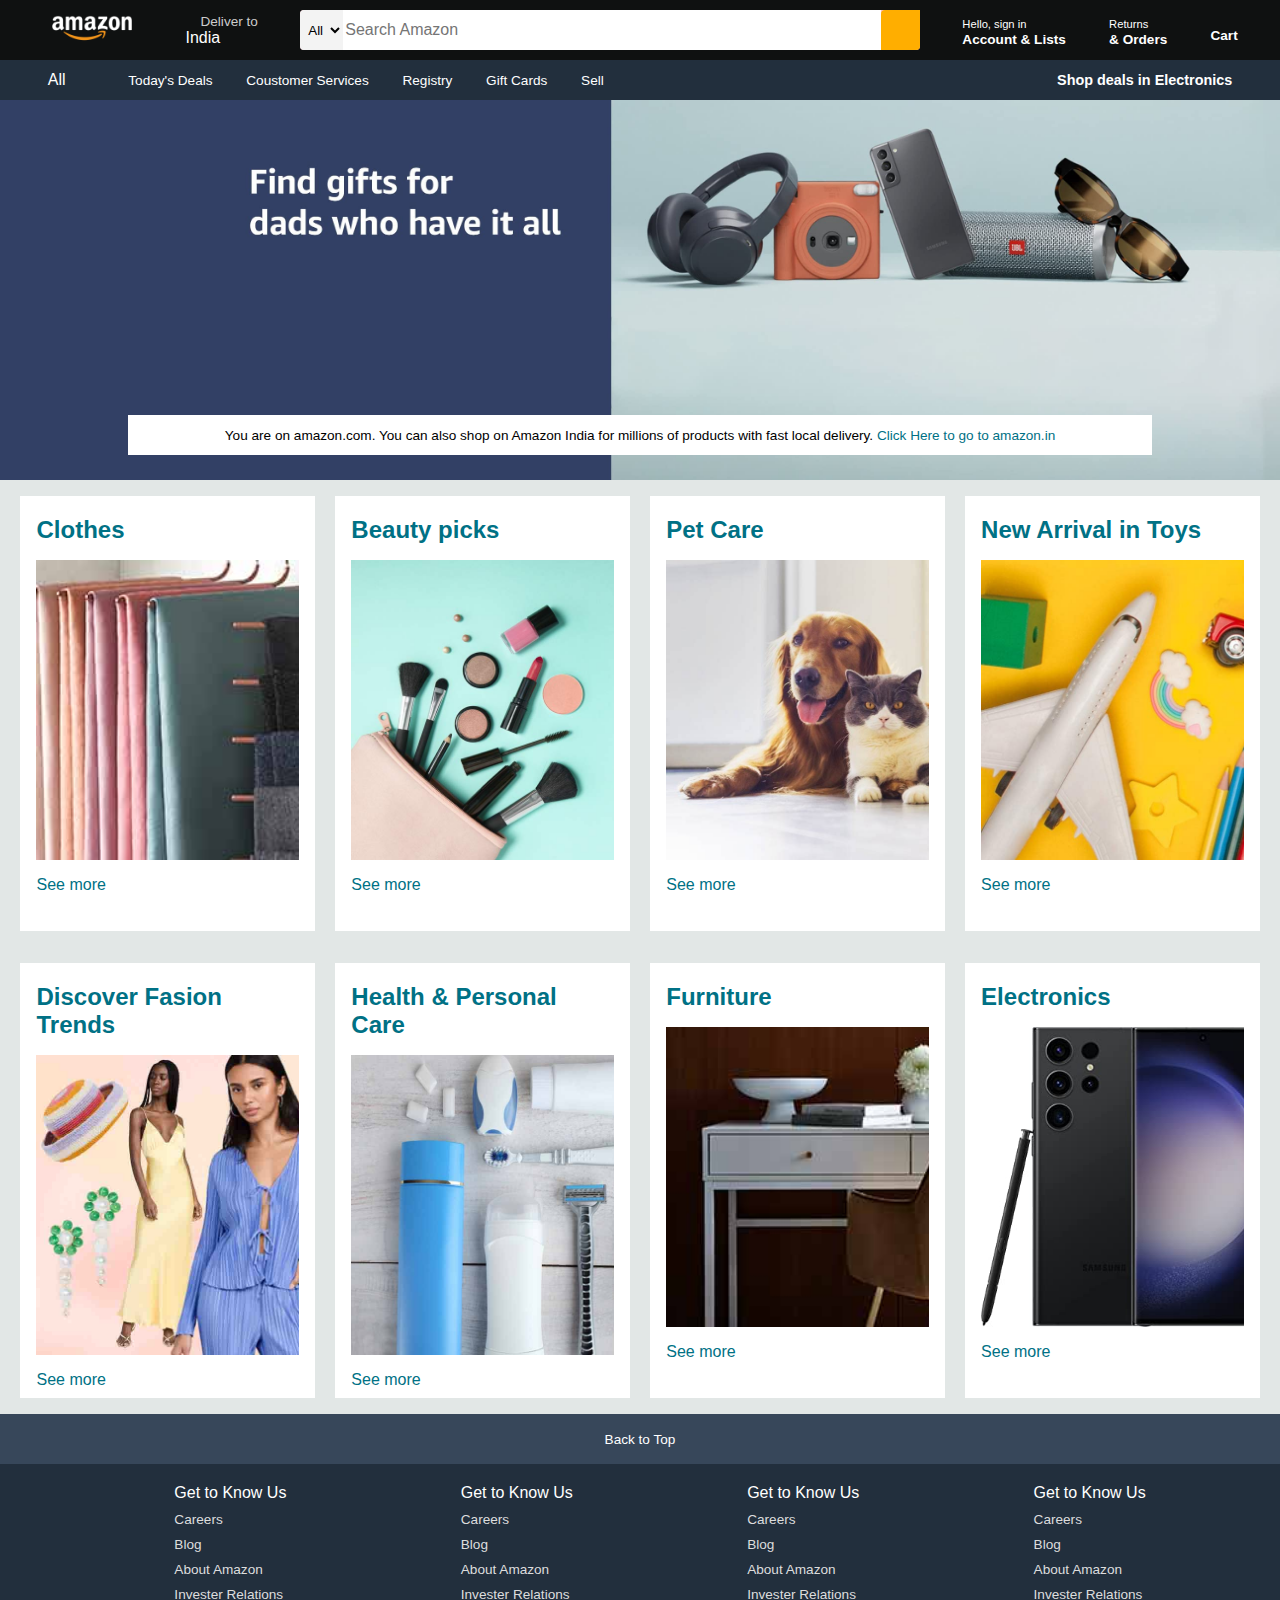
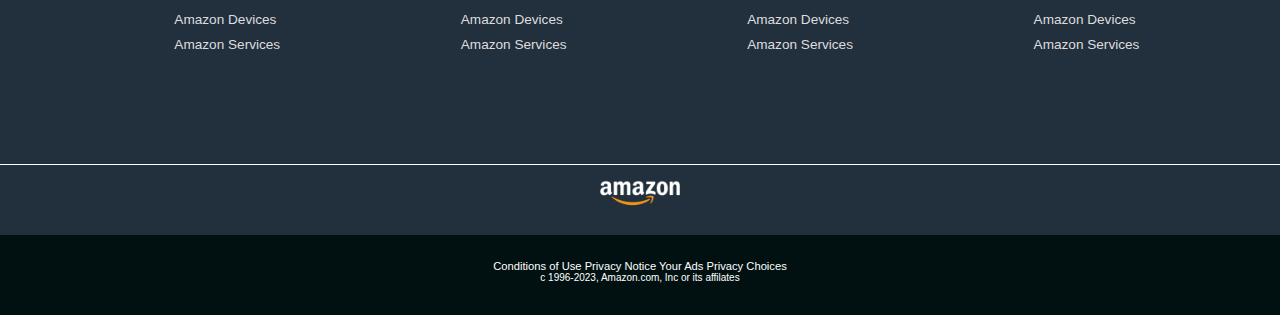
<file: Amazon Website/index.html>
<!DOCTYPE html>
<html lang="en">
<head>
    <meta charset="UTF-8">
    <meta http-equiv="X-UA-Compatible" content="IE=edge">
    <meta name="viewport" content="width=device-width, initial-scale=1.0">
    <title>Amazon</title>
    <link rel="stylesheet" href="https://cdnjs.cloudflare.com/ajax/libs/font-awesome/6.4.0/css/all.min.css" integrity="sha512-iecdLmaskl7CVkqkXNQ/ZH/XLlvWZOJyj7Yy7tcenmpD1ypASozpmT/E0iPtmFIB46ZmdtAc9eNBvH0H/ZpiBw==" crossorigin="anonymous" referrerpolicy="no-referrer" />
    <link rel="stylesheet" href="style.css">
    
</head>
<body>
    <header>
        <div class="navbar">
            <div class="nav-logo border">
                <div class="logo"></div>
            </div>

            <div class="nav-address border">
                <p class="add-first">Deliver to</p>
                <div class="add-icon">
                    <i class="fa-solid fa-location-dot"></i>
                    <p class="add-second">India</p>
                    
                </div>
            </div>
            <div class="nav-search">
                <select class="search-select">
                    <option>All</option>
                </select>
                <input placeholder="Search Amazon" class="search-inputs">
                <div class="search-icon">
                    <i class="fa-solid fa-magnifying-glass"></i>
                </div>
            </div>
            

        <div class="nav-signin border">
            <p><span>Hello, sign in</span></p>
            <p class="nav-second">Account & Lists</p>
        </div>

        <div class="nav-return border">
            <p><span>Returns</span></p>
            <p class="nav-second">& Orders</p>
        </div>

        <div class="nav-cart border">
            <i class="fa solid fa-cart-shopping"></i>
             Cart
        </div>

        </div>
       
        <div class="panel">
            <div class="panel-all">
                <i class="fa-solid fa-bars"></i>
                All
            </div>
            <div class="panel-ops">
                <p>Today's Deals</p>
                <p>Coustomer Services</p>
                <p>Registry</p>
                <p>Gift Cards</p>
                <p>Sell</p>
            </div>
            <div class="panel-deals">
                Shop deals in Electronics
            </div>
        </div>
    </header>

    <div class="hero-section">
        <div class="hero-msg">
            <p>You are on amazon.com. You can also shop on Amazon India for millions of products with fast local delivery.<a> Click Here to go to amazon.in </a> </p>
        </div>
    </div>
    <div class="shop-section">
        <div class=" box">
            <div class="box-content">
            <h2>Clothes</h2>
            <div class="box-img " style="background-image: url('box1_image.jpg');"></div>
            <p>See more</p>
        </div>
    </div>
        <div class=" box">
            <div class="box-content">
                <h2>Beauty picks</h2>
                <div class="box-img " style="background-image: url('box5_image.jpg');"></div>
                <p>See more</p>
            </div>
        </div>
        <div class="box">
            <div class="box-content">
                <h2>Pet Care</h2>
                <div class="box-img " style="background-image: url('box6_image.jpg');"></div>
                <p>See more</p>
            </div>
        </div>
        <div class=" box">
            <div class="box-content">
                <h2>New Arrival in Toys</h2>
                <div class="box-img " style="background-image: url('box7_image.jpg');"></div>
                <p>See more</p>
            </div>
        </div>
        <div class="box1 box">
            <div class="box-content">
            <h2>Discover Fasion Trends</h2>
            <div class="box-img " style="background-image: url('box8_image.jpg');"></div>
            <p>See more</p>
        </div>
    </div>
        <div class="box">
            <div class="box-content">
                <h2>Health & Personal Care</h2>
                <div class="box-img " style="background-image: url('box2_image.jpg');"></div>
                <p>See more</p>
            </div>
        </div>
        <div class=" box">
            <div class="box-content">
                <h2>Furniture</h2>
                <div class="box-img " style="background-image: url('box3_image.jpg');"></div>
                <p>See more</p>
            </div>
        </div>
        <div class="box">
            <div class="box-content">
                <h2>Electronics</h2>
                <div class="box-img " style="background-image: url('box4_image.jpg');"></div>
                <p>See more</p>
            </div>
        </div>
    </div>
    <footer>
        <div class="foot-panel1">
            Back to Top
        </div>

        <div class="foot-panel2">
            <ul>
                <p> Get to Know Us </p>
                <a> Careers</a>
                <a> Blog</a>
                <a> About Amazon</a>
                <a> Invester Relations</a>
                <a> Amazon Devices</a>
                <a> Amazon Services</a>
            </ul>

            <ul>
                <p> Get to Know Us </p>
                <a> Careers</a>
                <a> Blog</a>
                <a> About Amazon</a>
                <a> Invester Relations</a>
                <a> Amazon Devices</a>
                <a> Amazon Services</a>
            </ul>

            <ul>
                <p> Get to Know Us </p>
                <a> Careers</a>
                <a> Blog</a>
                <a> About Amazon</a>
                <a> Invester Relations</a>
                <a> Amazon Devices</a>
                <a> Amazon Services</a>
            </ul>

            <ul>
                <p> Get to Know Us </p>
                <a> Careers</a>
                <a> Blog</a>
                <a> About Amazon</a>
                <a> Invester Relations</a>
                <a> Amazon Devices</a>
                <a> Amazon Services</a>
            </ul>
        </div>

        <div class="foot-panel3">
            <div class="logo"></div>
        </div>

        <div class="foot-panel4">
            <div class="pages">
                <a>Conditions of Use</a>
                <a>Privacy Notice</a>
                <a>Your Ads Privacy Choices</a>
            </div>

            <div class="copyright">
               c 1996-2023, Amazon.com, Inc or its affilates
            </div>
        </div>
    </footer>
</body>
</html>
</file>
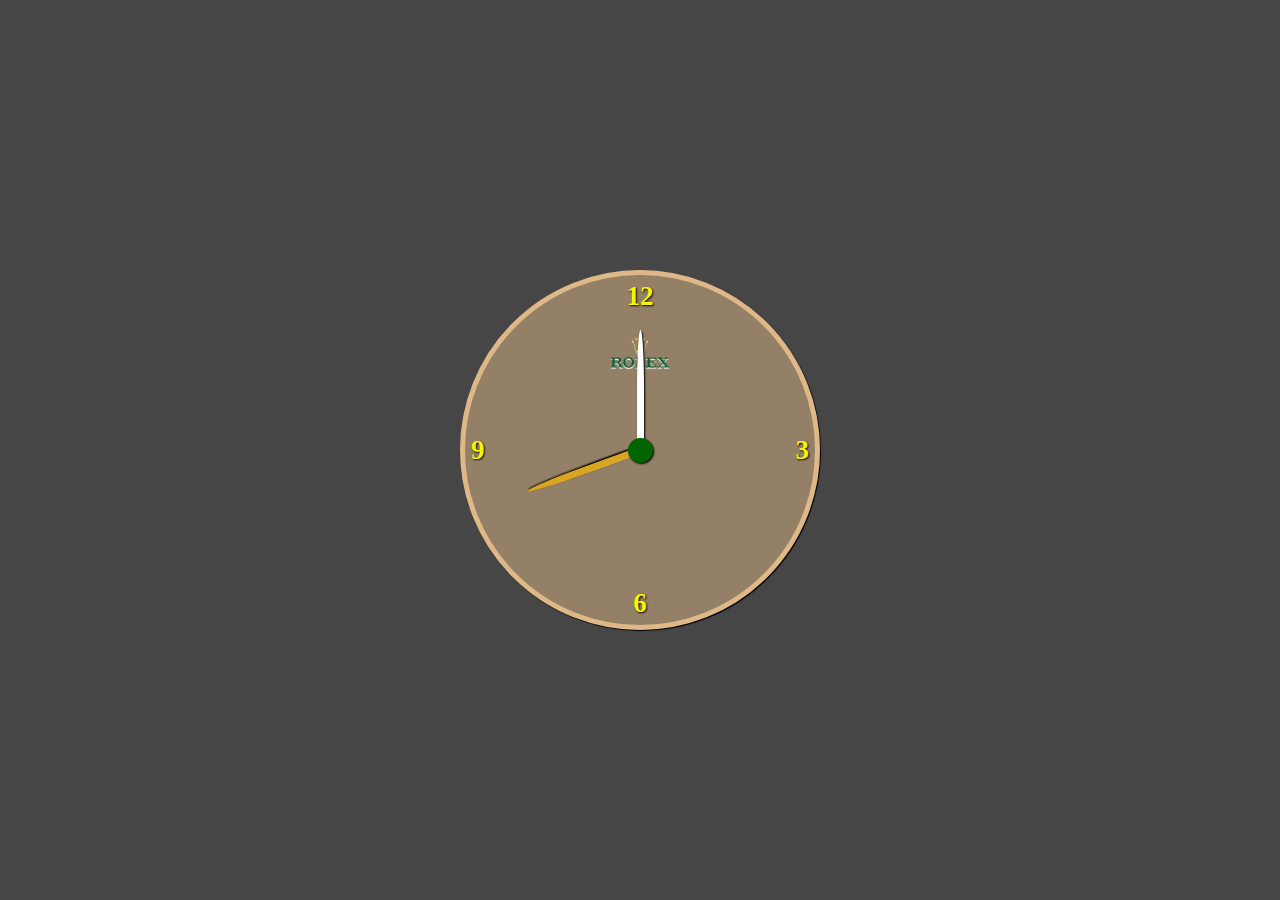
<file: Clock/index.html>
<!DOCTYPE html>
<html lang="en">
<head>
    <meta charset="UTF-8">
    <meta http-equiv="X-UA-Compatible" content="IE=edge">
    <meta name="viewport" content="width=device-width, initial-scale=1.0">
    <title>clock</title>
    <link rel="stylesheet" href="style.css">
</head>
<body>
    
    <div class="clock">
        <div class="numbers">
            <div class="twelve">12</div>
            <div class="three">3</div>
            <div class="six">6</div>
            <div class="nine">9</div>
        </div>
        <div class="arrows">
            <div class="hour"></div>
            <div class="minute"></div>
            <div class="second"></div>
        </div>
        <img src="rolex.png" alt="">
    </div>
    <script src="script.js"></script>
</body>
</html>
</file>
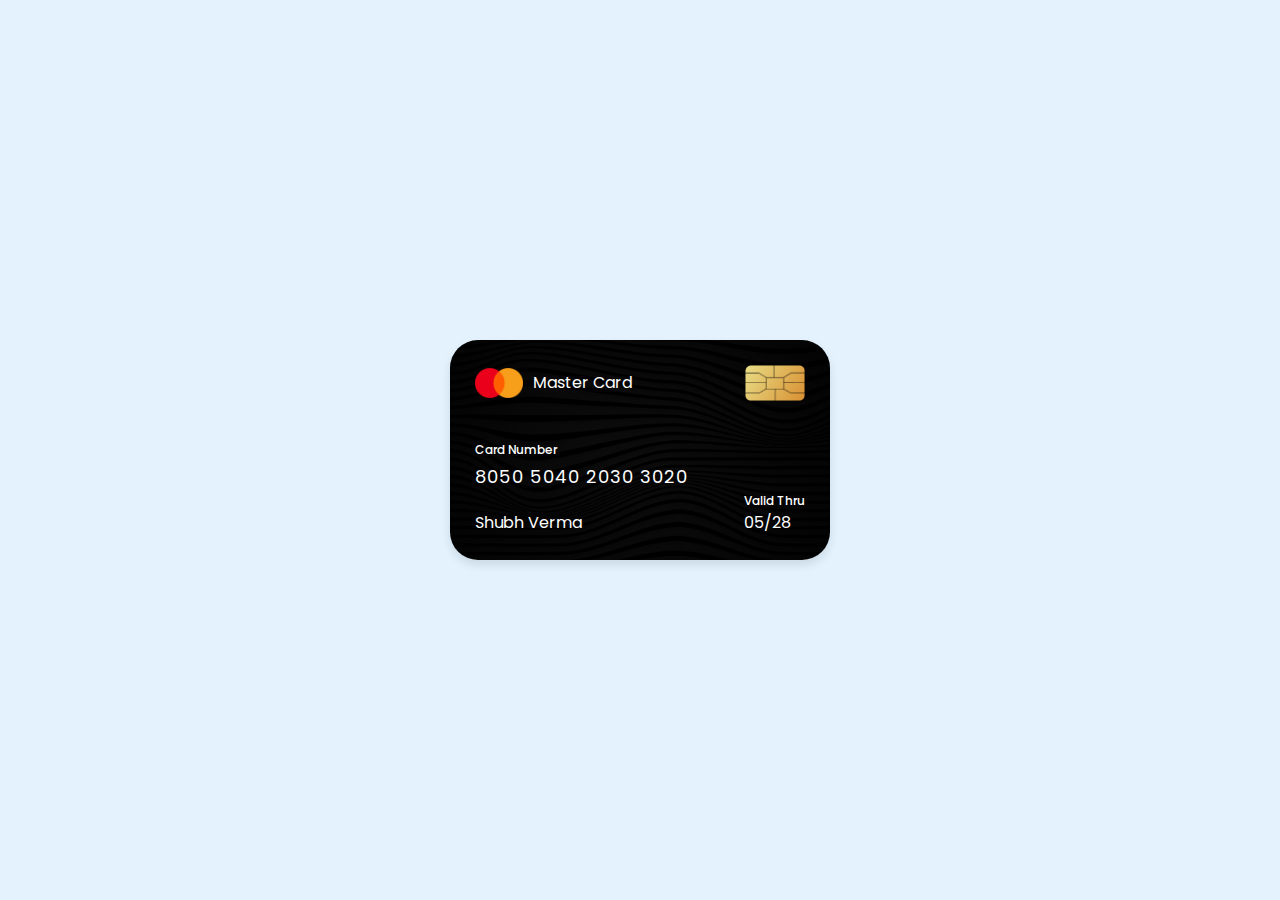
<file: Credit Card UI Design- Starting File/index.html>
<!DOCTYPE html>
<!-- Coding by CodingLab | www.codinglabweb.com-->
<html lang="en">
  <head>
    <meta charset="UTF-8" />
    <meta http-equiv="X-UA-Compatible" content="IE=edge" />
    <meta name="viewport" content="width=device-width, initial-scale=1.0" />
    <title>Credit Card Ui Design</title>
    <link rel="stylesheet" href="style.css" />
  </head>
  <body>
    <div class="container">
      <header>
        <span class="logo">
          <img src="images/logo.png" alt="">
          <h5>Master Card</h5>
        </span>
        <img src="images/chip.png" alt="" class="chip">
      </header>
      
      <div class="card-details">
        <div class="name-number">
        <h6>Card Number</h6>
        <h5 class="number">8050  5040  2030  3020  </h5>
        <h5 class="name">Shubh Verma  </h5>
      </div>
      <div class="valid-date">
        <h6>Valid Thru</h6>
        <h5>05/28</h5>
      </div>
    </div>
  </body>
</html>
</file>
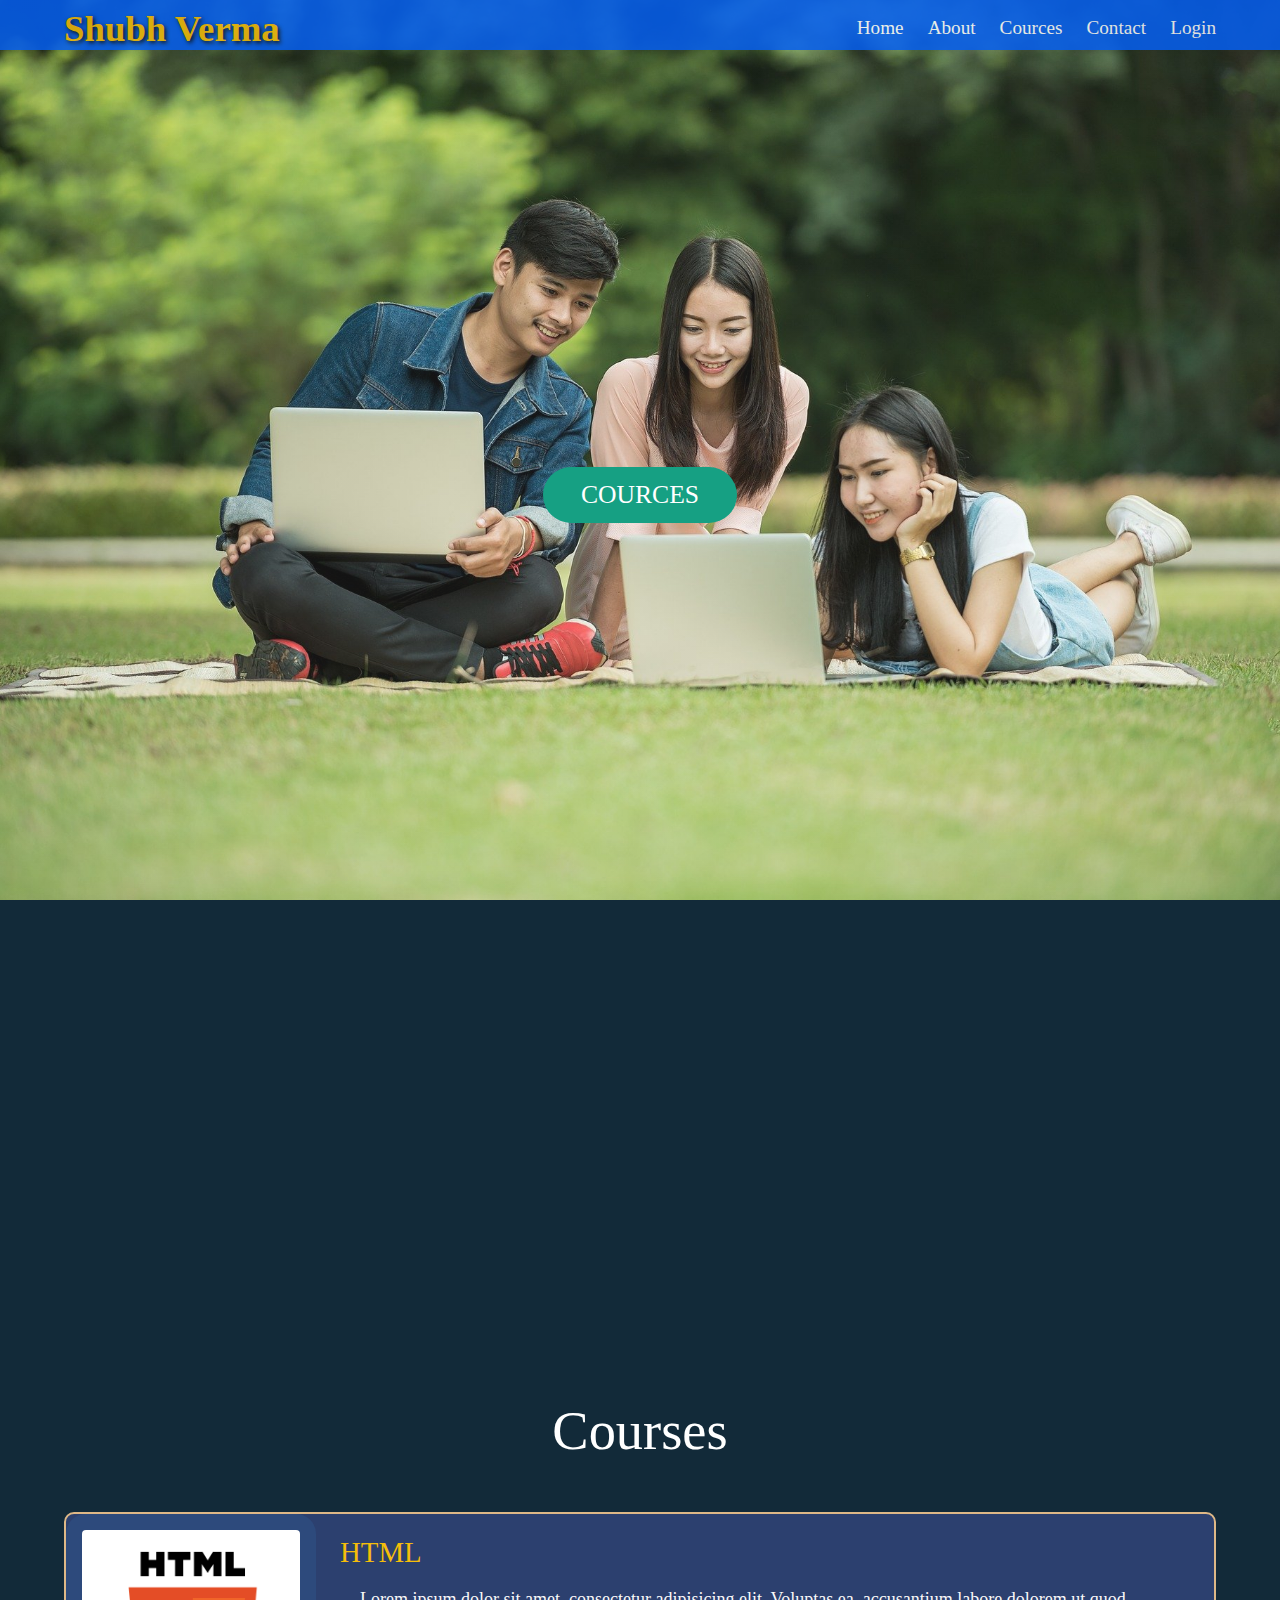
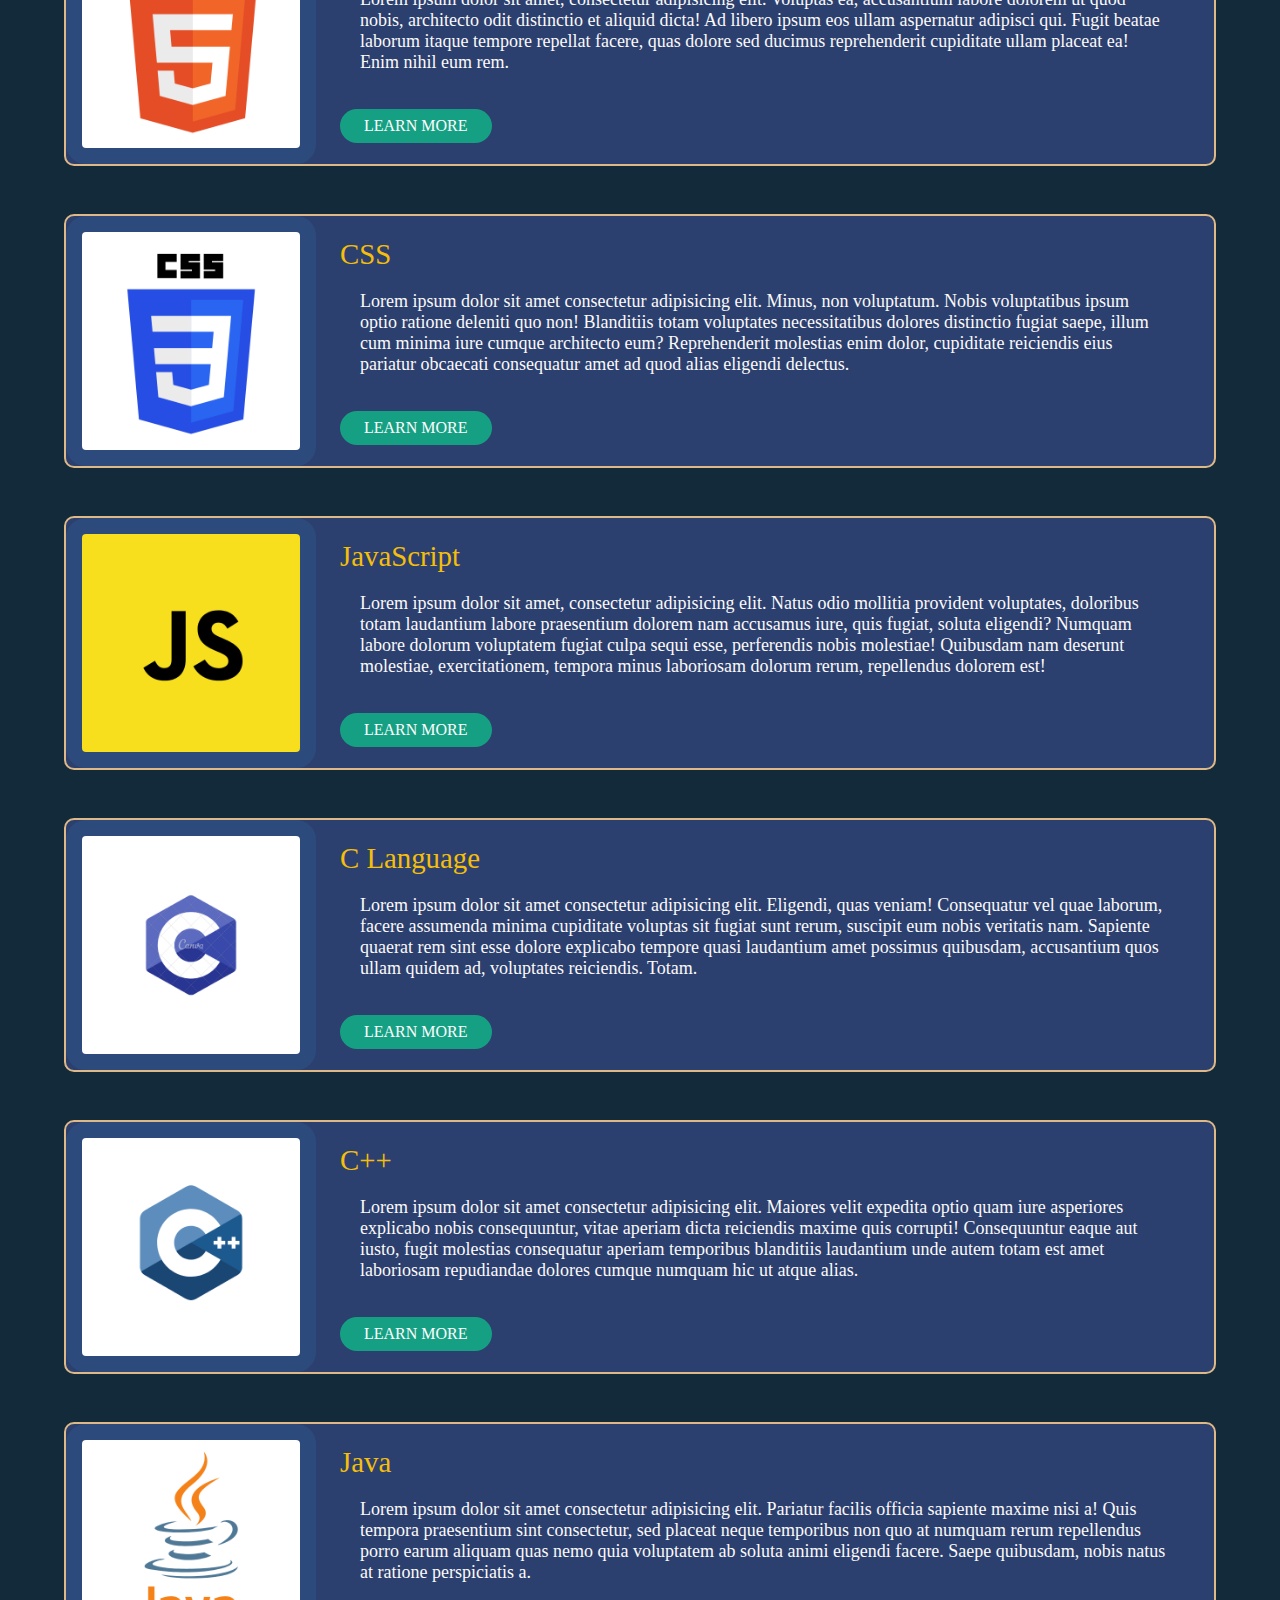
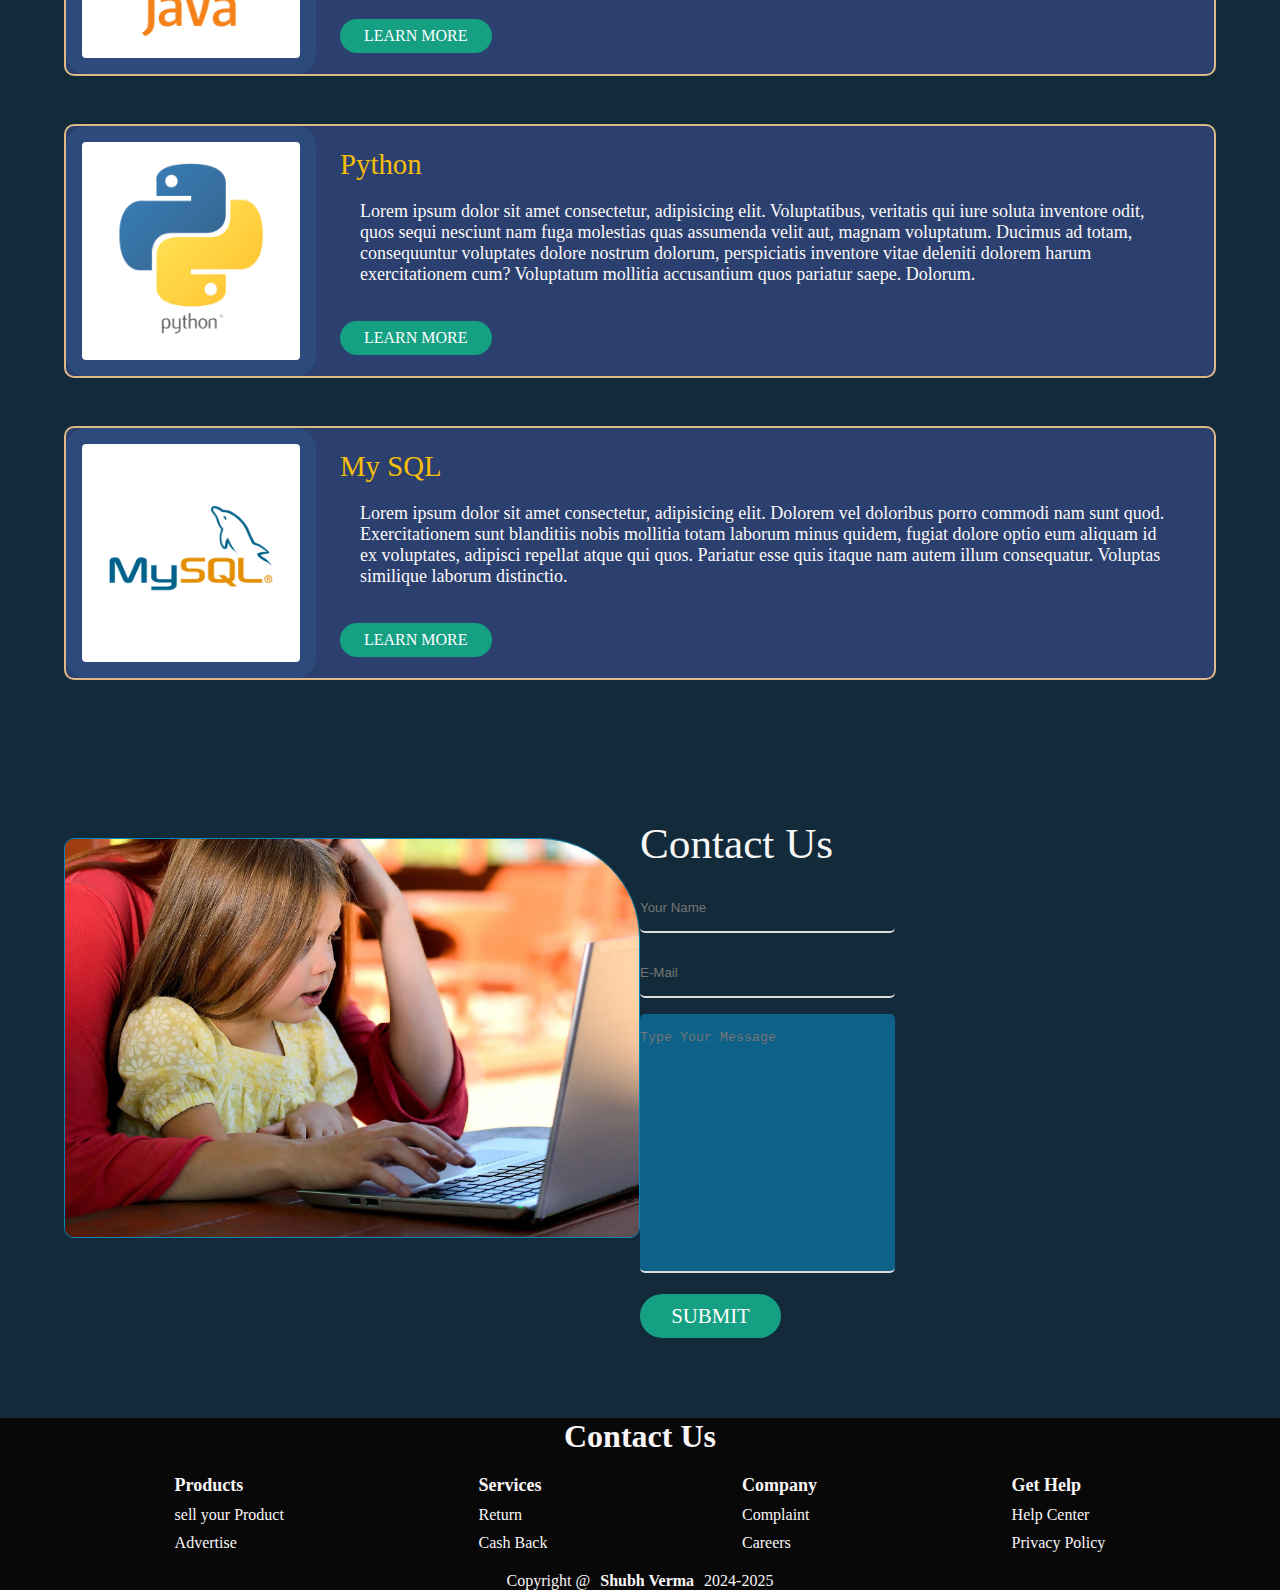
<file: My Library Website/index.html>
<!DOCTYPE html>
<html lang="en">

<head>
    <meta charset="UTF-8">
    <meta http-equiv="X-UA-Compatible" content="IE=edge">
    <meta name="viewport" content="width=device-width, initial-scale=1.0">
    <title>Eazycode</title>

    <script src="https://ajax.googleapis.com/ajax/libs/jquery/3.6.1/jquery.min.js"></script>



    <!-- ------------------------CSS link------------------- -->
    <link rel="stylesheet" href="style.css">
</head>

<body>
    <nav class="navbar">
        <div class="navbar-container container">
            <ul class="menubar-items">
                <li><a href="#showcase">Home</a></li>
                <li><a href="#about">About</a></li>
                <li><a href="#course-menu">Cources</a></li>
                <li><a href="#contact">Contact</a></li>
                <li><a href="login.html">Login</a></li>
            </ul>
            <h1 class="logo" id="logo">Shubh Verma</h1>
        </div>
    </nav>
    <section class="showcase-area" id="showcase">
        <div class="showcase-container">
            <h1 class="main-title" id="home"></h1>
            <p></p>
            <a href="#cource-menu" class="btn btn-primary">Cources</a>
        </div>
    </section>

    <!-- ---------------------------About------------------------ -->
    <section id="about">
        <div class="about-wrapper container">
            <div class="about-text">
                <p class="small">About Us</p>
                <p>
                    Lorem ipsum dolor sit amet consectetur adipisicing elit. Dolore, minus saepe perferendis eaque ex
                    adipisci accusantium animi repellat similique magnam repudiandae temporibus molestias dolores nobis
                    sunt a. Veritatis, libero laboriosam reiciendis dolorum labore consequatur tempore magnam aliquam
                    accusantium voluptatibus? Eligendi.

                </p>
            </div>
            <div class="about-img">
                <img src="images/back.jpg" alt="">
            </div>
        </div>
    </section>

    <!-- --------------------Cources-------------------- -->
    <section id="course-menu">
        <h2 class="course-menu-heading">Courses</h2>
        <div class="course-menu-container container">
            <div class="course-menu-item">
                <div class="course-img">
                    <img src="images/html.png" alt="">
                </div>
                <div class="course-description">
                    <h2 class="course-title">HTML</h2>
                    <p>
                        Lorem ipsum dolor sit amet, consectetur adipisicing elit. Voluptas ea, accusantium labore
                        dolorem ut quod nobis, architecto odit distinctio et aliquid dicta! Ad libero ipsum eos ullam
                        aspernatur adipisci qui. Fugit beatae laborum itaque tempore repellat facere, quas dolore sed
                        ducimus reprehenderit cupiditate ullam placeat ea! Enim nihil eum rem.
                    </p>
                    <a href="#" class="btn btn-primary">Learn More</a>
                </div>
            </div>
            <div class="course-menu-item">
                <div class="course-img">
                    <img src="images/css.png" alt="">
                </div>
                <div class="course-description">
                    <h2 class="course-title">CSS</h2>
                    <p>
                        Lorem ipsum dolor sit amet consectetur adipisicing elit. Minus, non voluptatum. Nobis
                        voluptatibus ipsum optio ratione deleniti quo non! Blanditiis totam voluptates necessitatibus
                        dolores distinctio fugiat saepe, illum cum minima iure cumque architecto eum? Reprehenderit
                        molestias enim dolor, cupiditate reiciendis eius pariatur obcaecati consequatur amet ad quod
                        alias eligendi delectus.
                    </p>
                    <a href="#" class="btn btn-primary">Learn More</a>
                </div>
            </div>
            <div class="course-menu-item">
                <div class="course-img">
                    <img src="images/js.png" alt="">

                </div>
                <div class="course-description">
                    <h2 class="course-title">JavaScript</h2>
                    <p>
                        Lorem ipsum dolor sit amet, consectetur adipisicing elit. Natus odio mollitia provident
                        voluptates, doloribus totam laudantium labore praesentium dolorem nam accusamus iure, quis
                        fugiat, soluta eligendi? Numquam labore dolorum voluptatem fugiat culpa sequi esse, perferendis
                        nobis molestiae! Quibusdam nam deserunt molestiae, exercitationem, tempora minus laboriosam
                        dolorum rerum, repellendus dolorem est!
                    </p>
                    <a href="#" class="btn btn-primary">Learn More</a>
                </div>
            </div>
            <div class="course-menu-item">
                <div class="course-img">
                    <img src="images/c.png" alt="">
                </div>
                <div class="course-description">
                    <h2 class="course-title">C Language</h2>
                    <p>
                        Lorem ipsum dolor sit amet consectetur adipisicing elit. Eligendi, quas veniam! Consequatur vel
                        quae laborum, facere assumenda minima cupiditate voluptas sit fugiat sunt rerum, suscipit eum
                        nobis veritatis nam. Sapiente quaerat rem sint esse dolore explicabo tempore quasi laudantium
                        amet possimus quibusdam, accusantium quos ullam quidem ad, voluptates reiciendis. Totam.
                    </p>
                    <a href="#" class="btn btn-primary">Learn More</a>
                </div>
            </div>
            <div class="course-menu-item">
                <div class="course-img">
                    <img src="images/Cplus.png" alt="">
                </div>
                <div class="course-description">
                    <h2 class="course-title">C++</h2>
                    <p>
                        Lorem ipsum dolor sit amet consectetur adipisicing elit. Maiores velit expedita optio quam iure
                        asperiores explicabo nobis consequuntur, vitae aperiam dicta reiciendis maxime quis corrupti!
                        Consequuntur eaque aut iusto, fugit molestias consequatur aperiam temporibus blanditiis
                        laudantium unde autem totam est amet laboriosam repudiandae dolores cumque numquam hic ut atque
                        alias.
                    </p>
                    <a href="#" class="btn btn-primary">Learn More</a>
                </div>
            </div>
            <div class="course-menu-item">
                <div class="course-img">
                    <img src="images/java.png" alt="">
                </div>
                <div class="course-description">
                    <h2 class="course-title">Java</h2>
                    <p>
                        Lorem ipsum dolor sit amet consectetur adipisicing elit. Pariatur facilis officia sapiente
                        maxime nisi a! Quis tempora praesentium sint consectetur, sed placeat neque temporibus non quo
                        at numquam rerum repellendus porro earum aliquam quas nemo quia voluptatem ab soluta animi
                        eligendi facere. Saepe quibusdam, nobis natus at ratione perspiciatis a.
                    </p>
                    <a href="#" class="btn btn-primary">Learn More</a>
                </div>
            </div>
            <div class="course-menu-item">
                <div class="course-img">
                    <img src="images/python.png" alt="">
                </div>
                <div class="course-description">
                    <h2 class="course-title">Python</h2>
                    <p>
                        Lorem ipsum dolor sit amet consectetur, adipisicing elit. Voluptatibus, veritatis qui iure
                        soluta inventore odit, quos sequi nesciunt nam fuga molestias quas assumenda velit aut, magnam
                        voluptatum. Ducimus ad totam, consequuntur voluptates dolore nostrum dolorum, perspiciatis
                        inventore vitae deleniti dolorem harum exercitationem cum? Voluptatum mollitia accusantium quos
                        pariatur saepe. Dolorum.
                    </p>
                    <a href="#" class="btn btn-primary">Learn More</a>
                </div>
            </div>
            <div class="course-menu-item">
                <div class="course-img">
                    <img src="images/sql.png" alt="">
                </div>
                <div class="course-description">
                    <h2 class="course-title">My SQL</h2>
                    <p>
                        Lorem ipsum dolor sit amet consectetur, adipisicing elit. Dolorem vel doloribus porro commodi
                        nam sunt quod. Exercitationem sunt blanditiis nobis mollitia totam laborum minus quidem, fugiat
                        dolore optio eum aliquam id ex voluptates, adipisci repellat atque qui quos. Pariatur esse quis
                        itaque nam autem illum consequatur. Voluptas similique laborum distinctio.
                    </p>
                    <a href="#" class="btn btn-primary">Learn More</a>
                </div>
            </div>

        </div>
    </section>

    <!-- ----------Contacts-------------------- -->
    <section id="contact">
        <div class="contact-container container">
            <div class="contact-img">
                <img src="images/contact.jpg" alt="">
            </div>
            <div class="form-container">
                <h2>
                    Contact Us
                </h2>
                <input type="text" placeholder="Your Name">
                <input type="email" placeholder="E-Mail">
                <textarea cols="30" rows="15" placeholder="Type Your Message"></textarea>
                <a href="#" class="btn btn-primary">Submit</a>
            </div>
        </div>
    </section>

    <!-- ----------------------footer----------------- -->
    <footer>
        <div class="footer0" id="footer">
            <h1>Contact Us</h1>
        </div>
        <div class="footer2">
            <div class="product">
                <div class="heading">Products</div>
                <div class="div">sell your Product</div>
                <div class="div">Advertise</div>
            </div>
            <div class="services">
                <div class="heading">Services</div>
                <div class="div">Return</div>
                <div class="div">Cash Back</div>
            </div>
            <div class="company">
                <div class="heading">Company</div>
                <div class="div">Complaint</div>
                <div class="div">Careers</div>
            </div>
            <div class="Get Help">
                <div class="heading">Get Help</div>
                <div class="div">Help Center</div>
                <div class="div">Privacy Policy</div>
            </div>

        </div>
        <div class="footer3">Copyright @ <h4>Shubh Verma</h4>2024-2025</div>

    </footer>









    <!---------------------- js link ------------------------- -->
    <script src="script.js"></script>
</body>

</html>
</file>
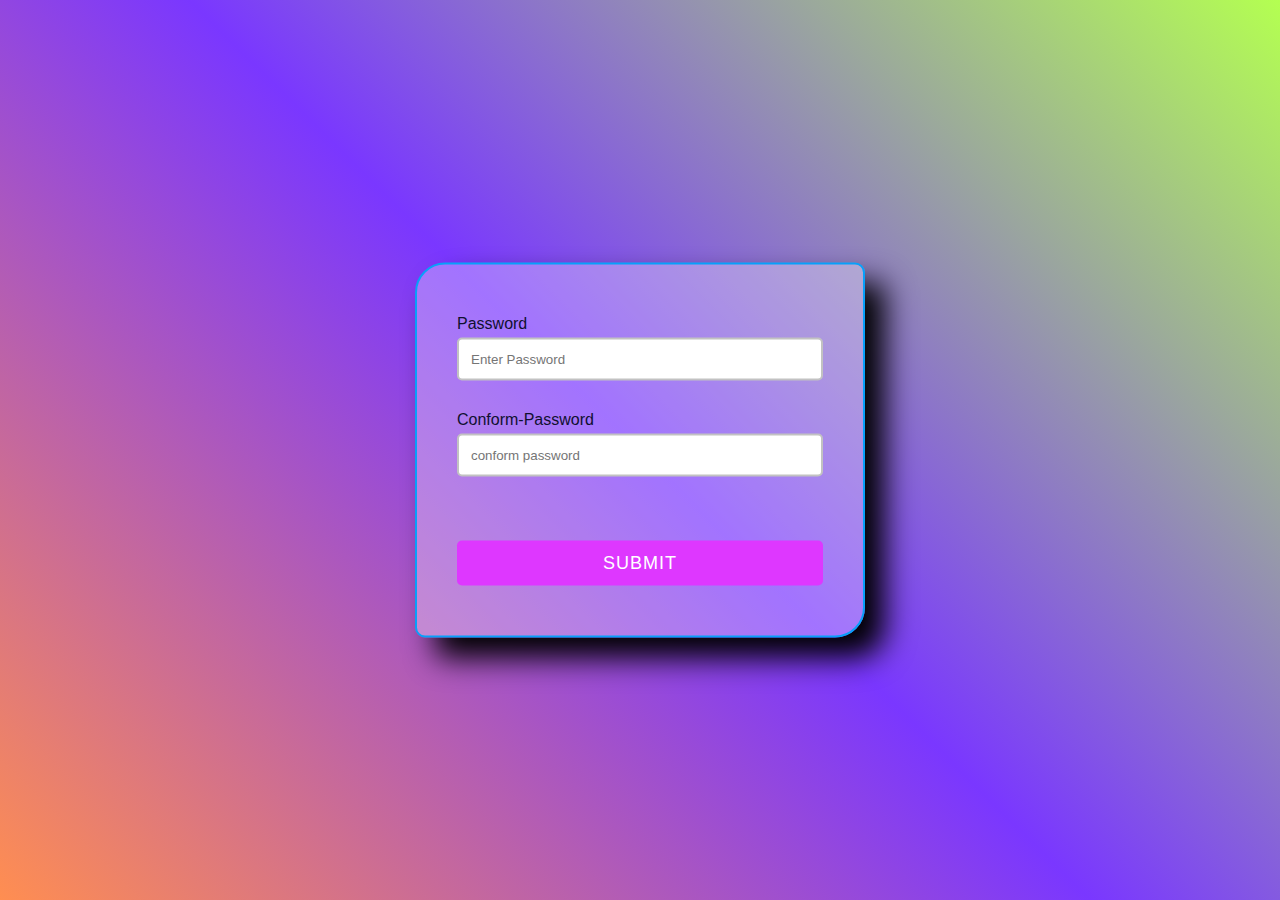
<file: Password check/index.html>
<!DOCTYPE html>
<html lang="en">
<head>
    <meta charset="UTF-8">
    <meta http-equiv="X-UA-Compatible" content="IE=edge">
    <meta name="viewport" content="width=device-width, initial-scale=1.0">
    <title>password check</title>
    <link rel="stylesheet" href="style.css">
</head>
<body>
    <form action="">
        <label for="password">Password</label>
        <input type="password" id="password" placeholder="Enter Password">
        <label for="conform-password">Conform-Password</label>
        <input type="password" id="conform-password" placeholder="conform password">
        <p id="message"></p>
        <input type="button" onclick="checkpassword()" value="SUBMIT"/>
    </form>

    <!-- ----Script----- -->
<script src="script.js"></script>
</body>
</html>
</file>
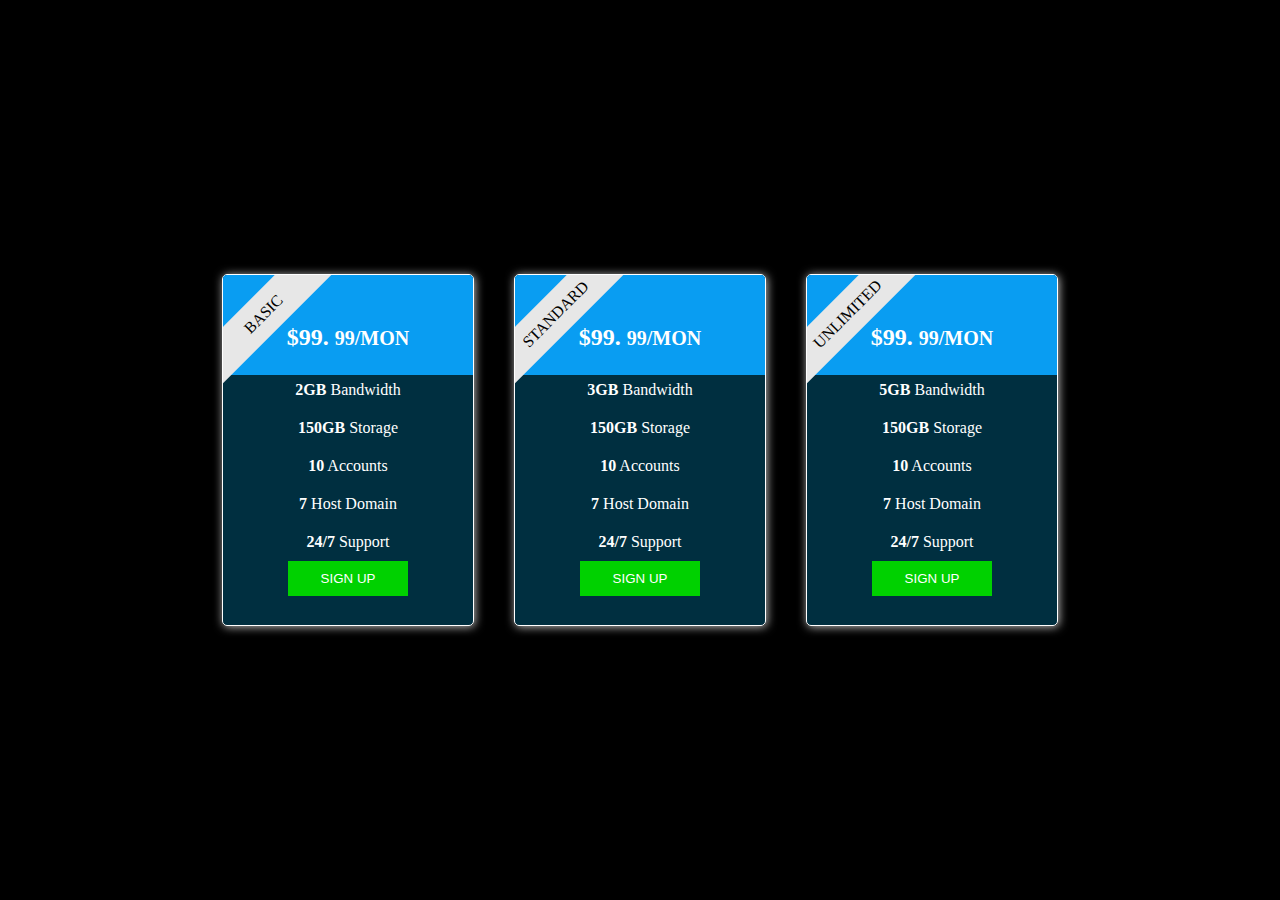
<file: princing table/index.html>
<!DOCTYPE html>
<html lang="en">
<head>
    <meta charset="UTF-8">
    <meta http-equiv="X-UA-Compatible" content="IE=edge">
    <meta name="viewport" content="width=device-width, initial-scale=1.0">
    <title>pricing table</title>
    <link rel="stylesheet" href="style.css">
</head>
<body>

    <div class="main">
        <div class="card">
            <h2>$99. <small>99/MON</small></h2>
            <p><strong>2GB</strong> Bandwidth</p>
            <p><strong>150GB</strong> Storage</p>
            <p><strong>10</strong> Accounts</p>
            <p><strong>7</strong> Host Domain</p>
            <p><strong>24/7</strong> Support</p>
            <button class="btn">SIGN UP</button>
        </div>
        <div class="card">
            <h2>$99. <small>99/MON</small></h2>
            <p><strong>3GB</strong> Bandwidth</p>
            <p><strong>150GB</strong> Storage</p>
            <p><strong>10</strong> Accounts</p>
            <p><strong>7</strong> Host Domain</p>
            <p><strong>24/7</strong> Support</p>
            <button class="btn">SIGN UP</button>
        </div>
        <div class="card">
            <h2>$99. <small>99/MON</small></h2>
            <p><strong>5GB</strong> Bandwidth</p>
            <p><strong>150GB</strong> Storage</p>
            <p><strong>10</strong> Accounts</p>
            <p><strong>7</strong> Host Domain</p>
            <p><strong>24/7</strong> Support</p>
            <button class="btn">SIGN UP</button>
        </div>
    </div>
    











</body>
</html>
</file>
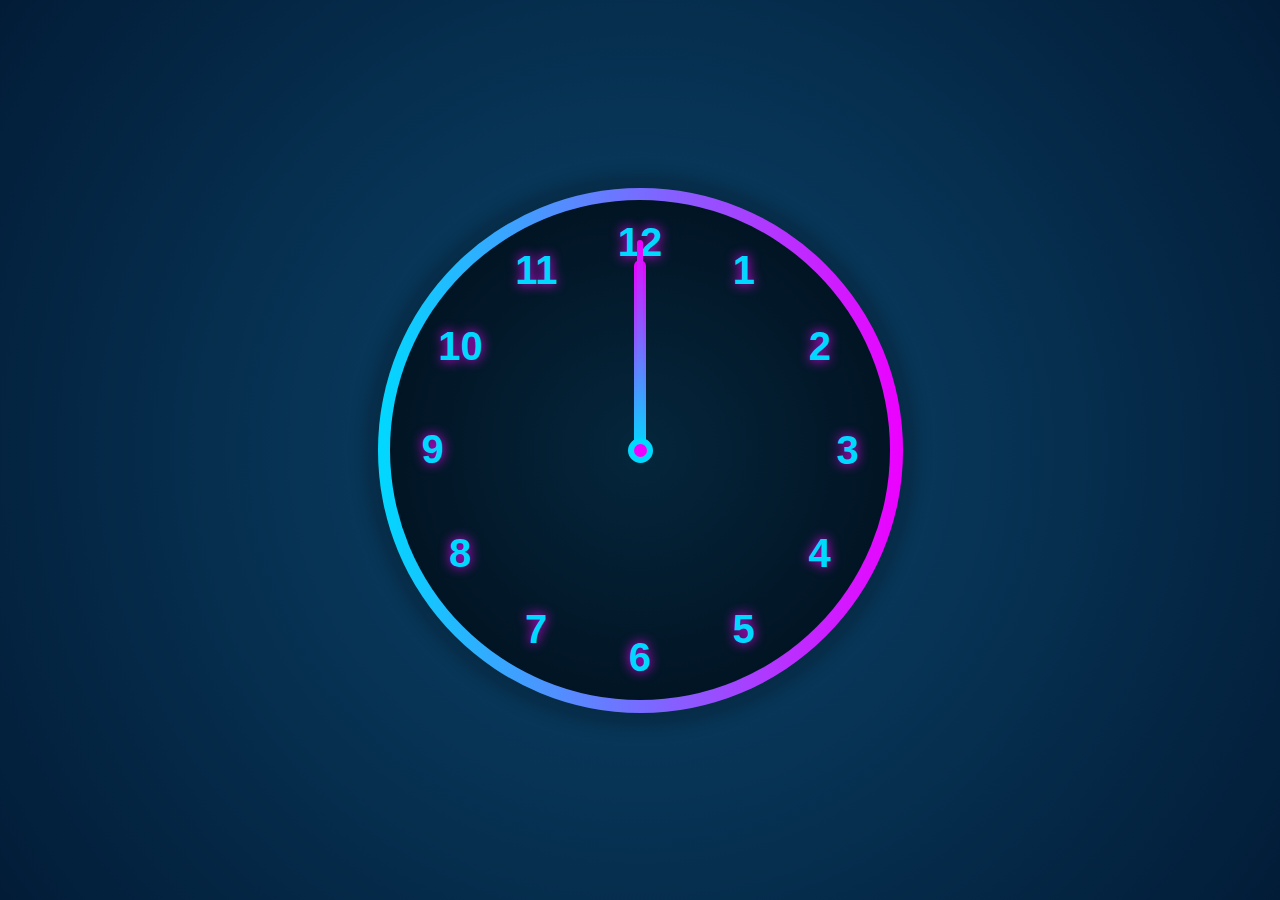
<file: Analog Watch/clock.html>
<!DOCTYPE html>
<html lang="en">
<head>
    <meta charset="UTF-8">
    <meta http-equiv="X-UA-Compatible" content="IE=edge">
    <meta name="viewport" content="width=device-width, initial-scale=1.0">
    <title>Analog Watch</title>
    <link rel="stylesheet" href="style.css">
</head>
<body>
    <div class="clock">
        <div class="number" style="--n:1"><b>1</b></div>
        <div class="number" style="--n:2"><b>2</b></div>
        <div class="number" style="--n:3"><b>3</b></div>
        <div class="number" style="--n:4"><b>4</b></div>
        <div class="number" style="--n:5"><b>5</b></div>
        <div class="number" style="--n:6"><b>6</b></div>
        <div class="number" style="--n:7"><b>7</b></div>
        <div class="number" style="--n:8"><b>8</b></div>
        <div class="number" style="--n:9"><b>9</b></div>
        <div class="number" style="--n:10"><b>10</b></div>
        <div class="number" style="--n:11"><b>11</b></div>
        <div class="number" style="--n:12"><b>12</b></div>

        <div class="hour-hand" ></div>
        <div class="minute-hand" id="minute-hand"></div>
        <div class="second-hand" id="second-hand"></div>
        <div class="center-dot"></div>
        

    </div>
    <script type="text/javascript" src="script.js"></script>
    
</body>
</html>
</file>
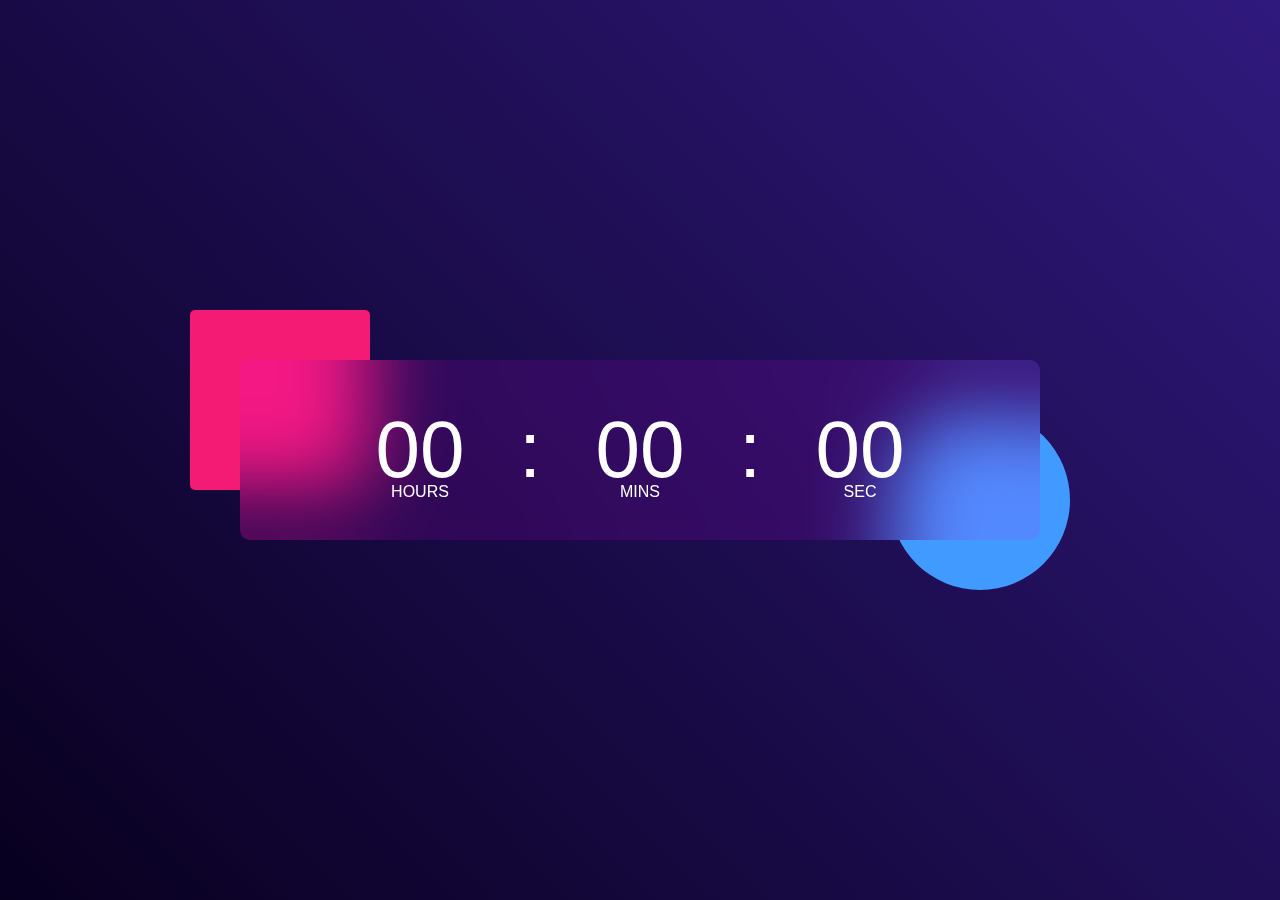
<file: Analog Watch/digitanwatch.html>
<!DOCTYPE html>
<html lang="en">
<head>
    <meta charset="UTF-8">
    <meta http-equiv="X-UA-Compatible" content="IE=edge">
    <meta name="viewport" content="width=device-width, initial-scale=1.0">
    <title>Digital Watch</title>
    <link rel="stylesheet" href="styled.css">
</head>
<body>
    <div class="hero">
        <div class="container">
            <div class="clock">
              <span id="hrs">00</span> 
              <span>:</span> 
              <span id="min">00</span> 
              <span>:</span> 
              <span id="sec">00</span> 
            </div>
        </div>
    </div>

    <script>

  let hrs = document.getElementByid("hrs");
  let min = document.getElementByid("min");
  let sec = document.getElementByid("sec");
  
  let currentTime = new Date();

  console.log(currentTime);



    </script>
    
</body>
</html>
</file>
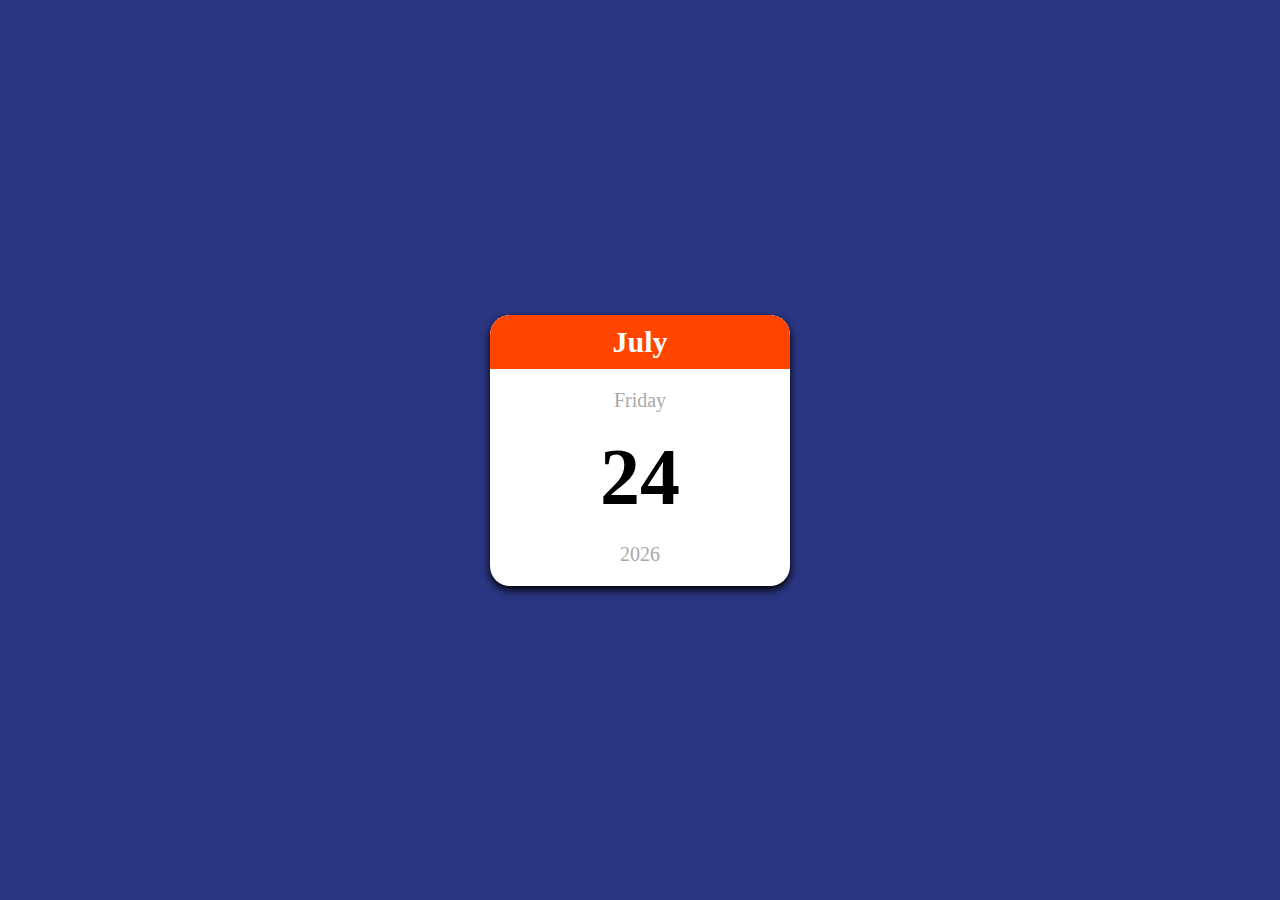
<file: Mini Calander/calander.html>
<!DOCTYPE html>
<html lang="en">
<head>
    <meta charset="UTF-8">
    <meta http-equiv="X-UA-Compatible" content="IE=edge">
    <meta name="viewport" content="width=device-width, initial-scale=1.0">
    <title>mini-calendar</title>
    <link rel="stylesheet" href="style.css">
    
</head>
<body>
    <div class="calendar-container">
        <p id="month-name" class="month-name">April</p>
        <p id="day-name" class="day-name">friday</p>
        <p id="day-number" class="day-number">0</p>
        <p id="year" class="year">2020</p>
    </div>



    <script src="script.js"></script>
</body>
</html>
</file>
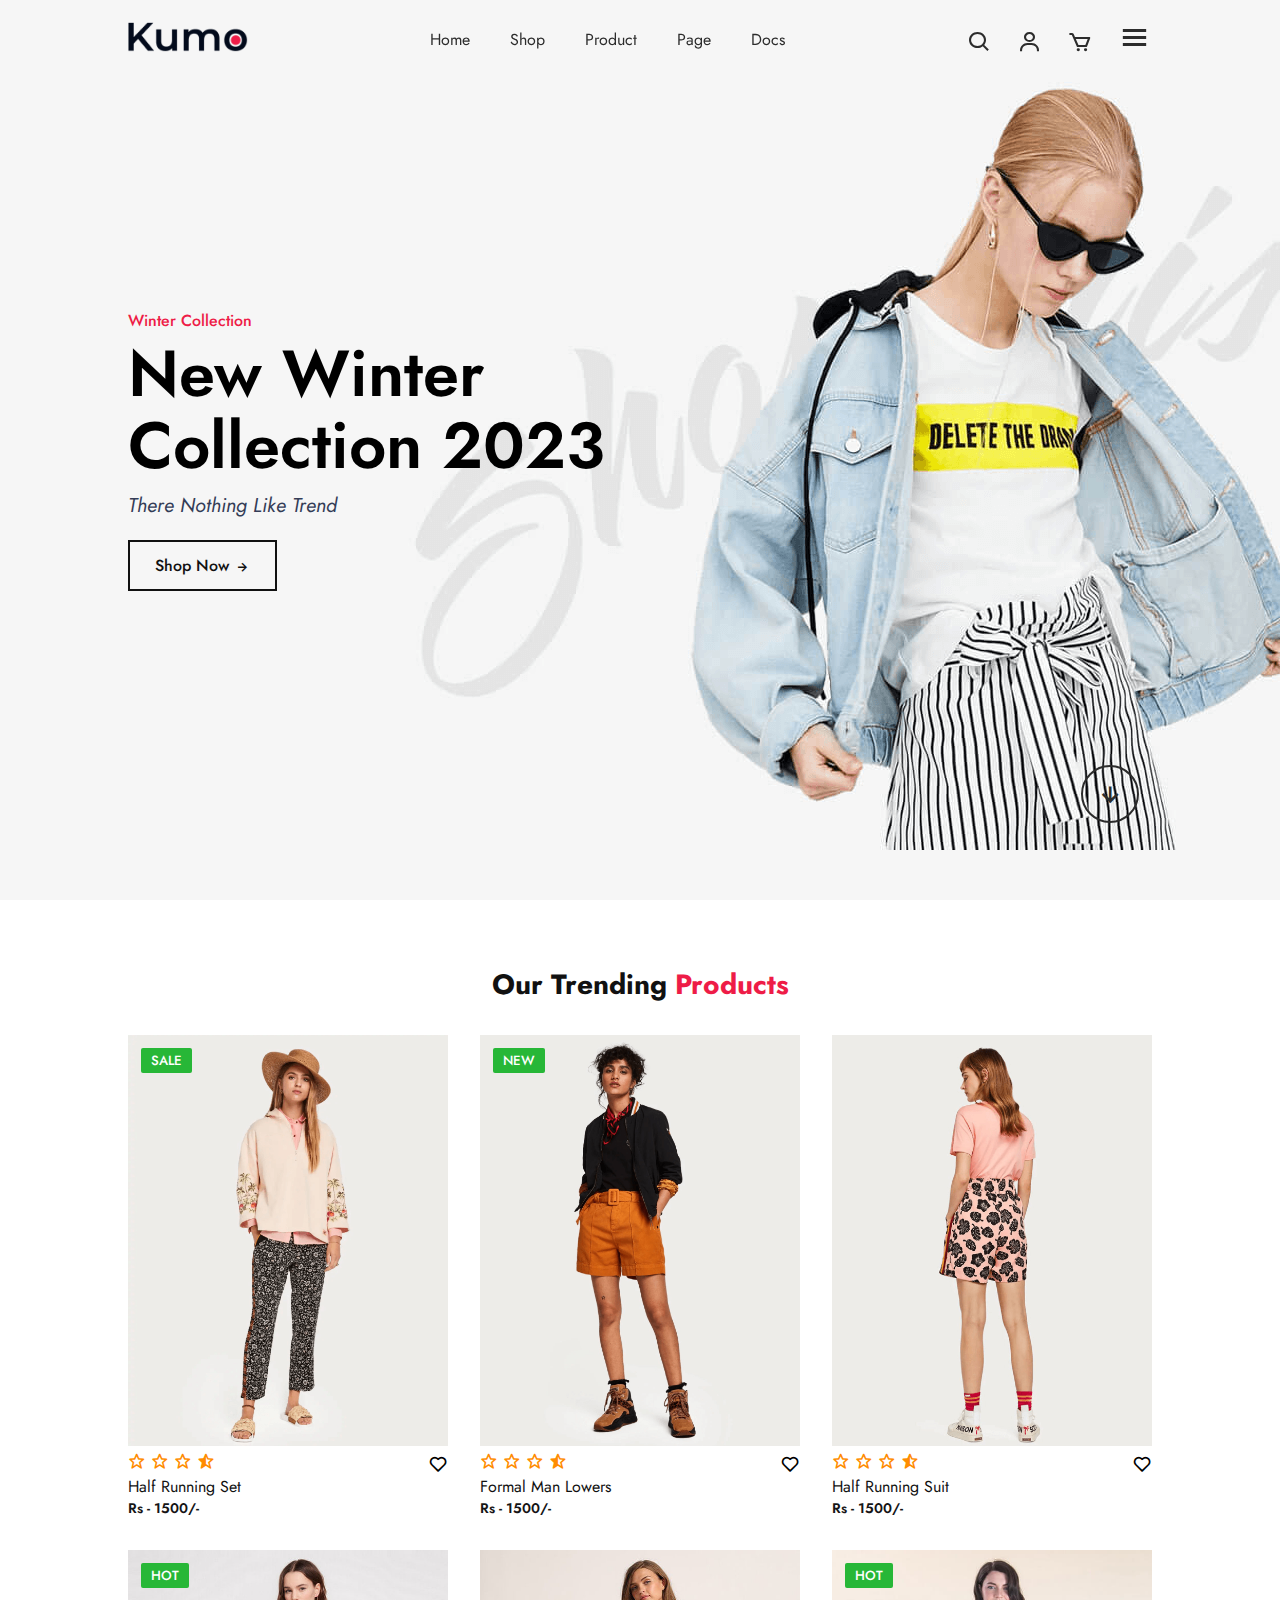
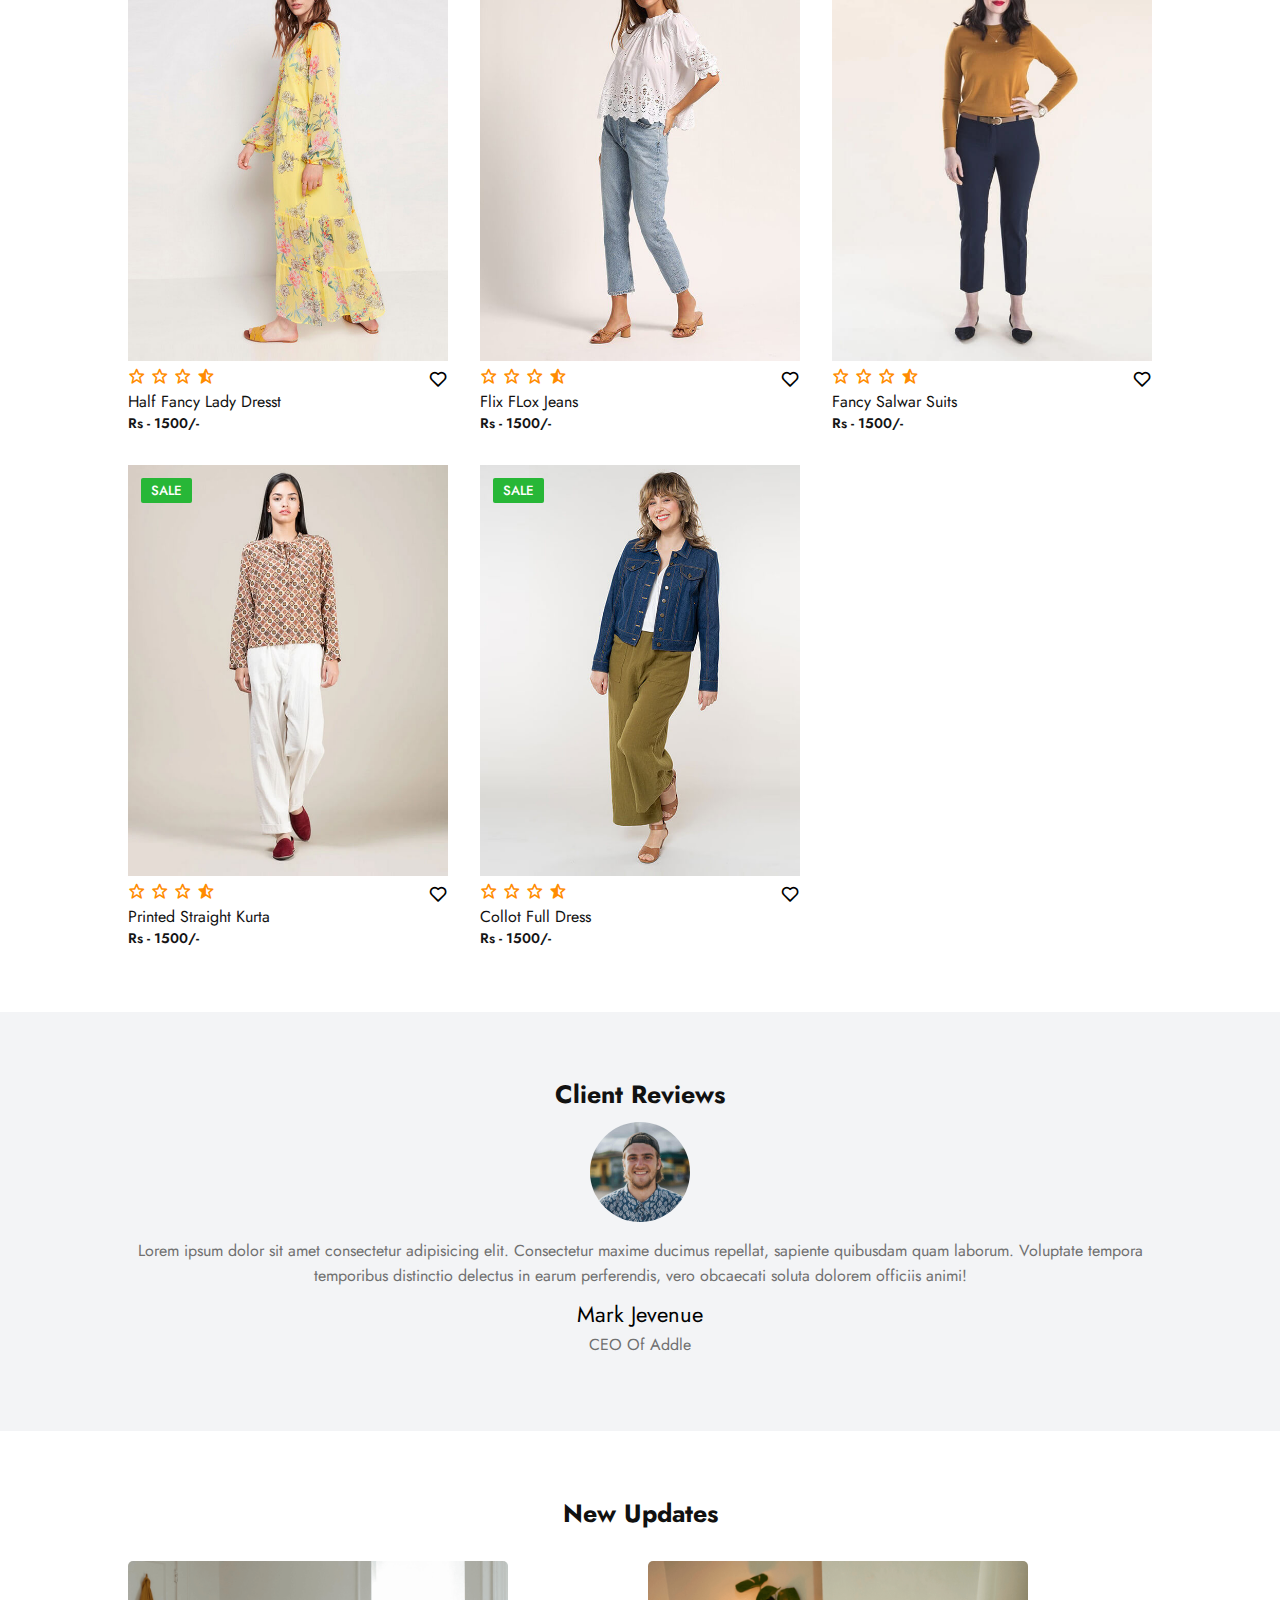
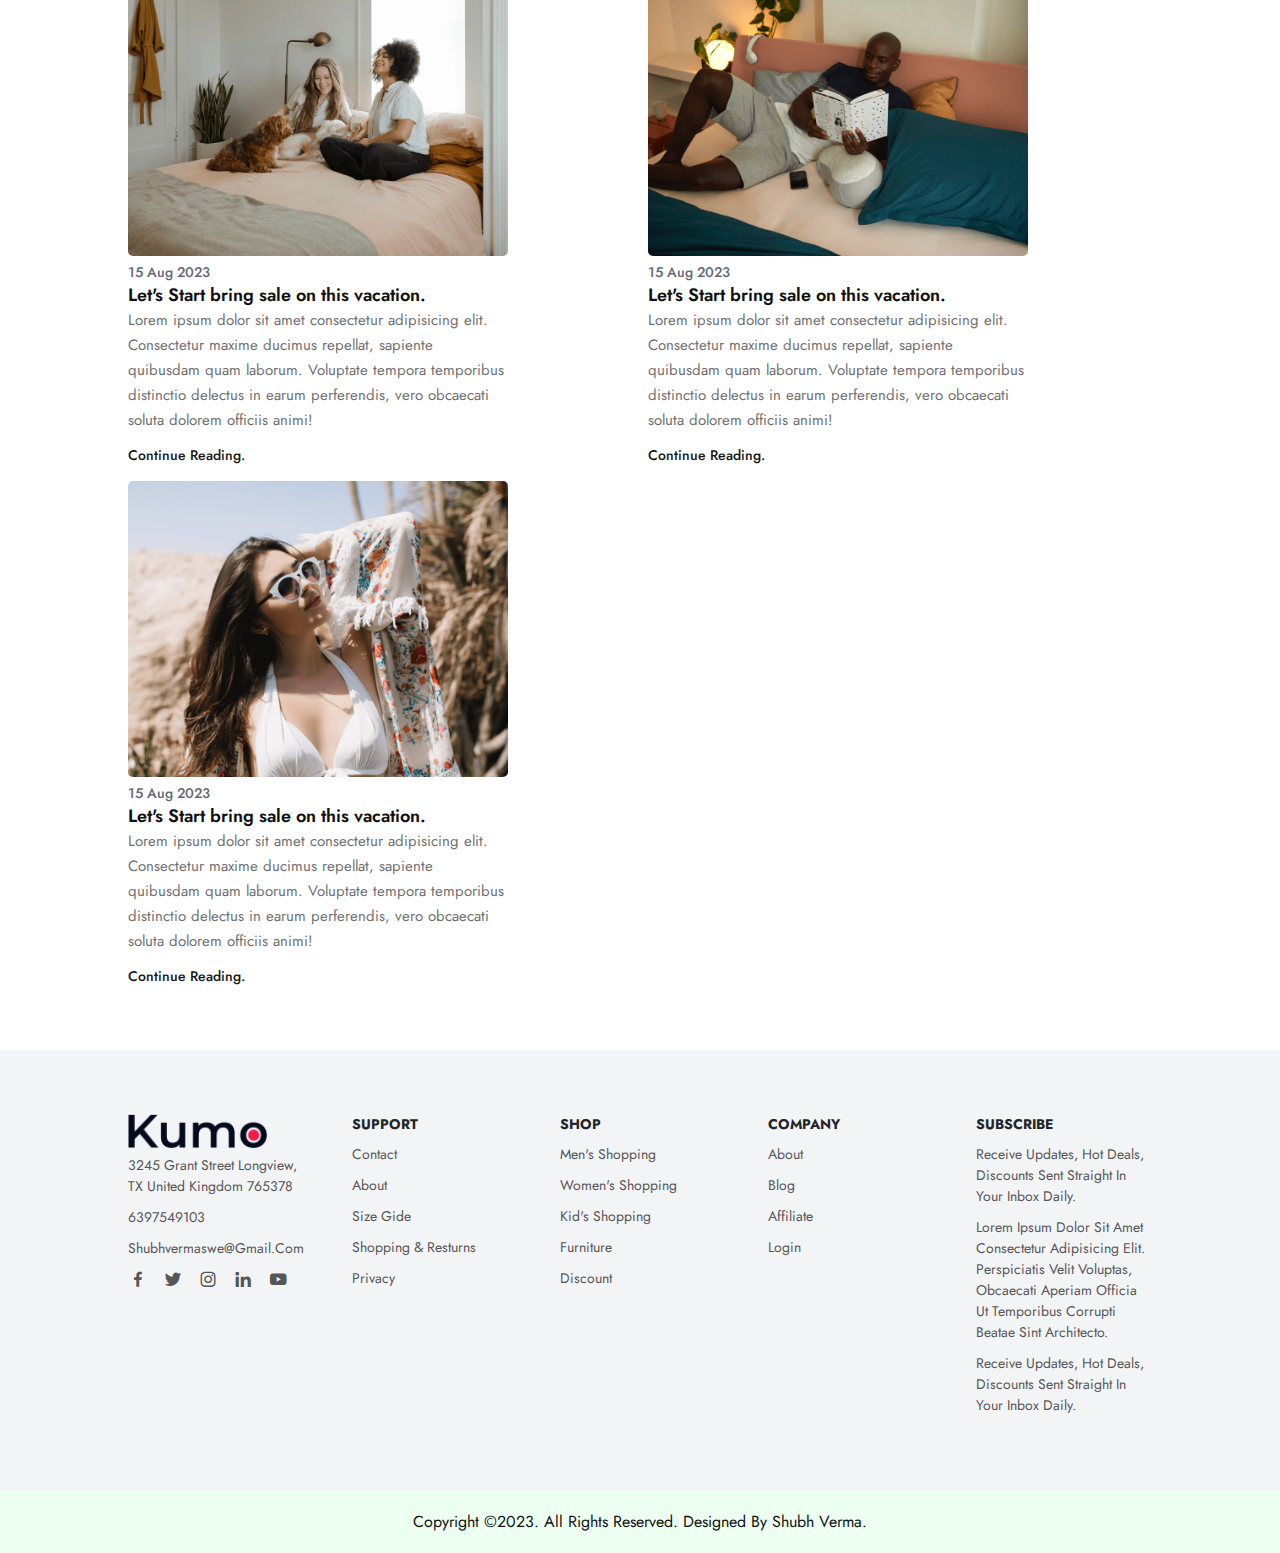
<file: My Fev Kumo Website/KUMO.html>
<!DOCTYPE html>
<html lang="en">
<head>
    <meta charset="UTF-8">
    <meta name="viewport" content="width=device-width, initial-scale=1.0">
    <title>KUMO Ecommerce Website</title>
    <link rel="stylesheet" href="style.css">

    <link rel="preconnect" href="https://fonts.googleapis.com">
<link rel="preconnect" href="https://fonts.gstatic.com" crossorigin>
<link href="https://fonts.googleapis.com/css2?family=Fira+Sans&family=Jost:ital,wght@0,200;0,500;0,600;0,700;1,300&family=Montserrat+Alternates:wght@300&family=Montserrat:ital,wght@0,300;0,400;0,700;1,200;1,500&family=Source+Code+Pro&display=swap" rel="stylesheet">


<link rel="stylesheet"
  href="https://unpkg.com/boxicons@latest/css/boxicons.min.css">
</head>
<body>
    <header>
       <a href="#" class="logo" ><img src="image/logo.png" alt=""></a>

       <ul class="navmenu">
        <li><a href="#">Home</a></li>
        <li><a href="#">Shop</a></li>
        <li><a href="#">Product</a></li>
        <li><a href="#">Page</a></li>
        <li><a href="#">Docs </a></li>
       </ul>

       <div class="nav-icon">
        <a href="#"><i class="bx bx-search"></i></a>
        <a href="#"><i class="bx bx-user"></i></a>
        <a href="#"><i class="bx bx-cart"></i></a>


        <div class="bx bx-menu" id="menu-icon"></div>
       </div>
    </header>

    <section class="main-home">
        <div class="main-text">
            <h5>Winter Collection</h5>
            <h1>New Winter<br> Collection 2023</h1>
            <p>There Nothing Like Trend</p>

            <a href="#" class="main-btn">Shop Now <i class="bx bx-right-arrow-alt"></i></a>
        </div>

        <div class="down-arrow">
            <a href="#trending" class="down"><i class="bx bx-down-arrow-alt"></i></a>
        </div>
    </section>

    <section class="trending-product" id="trending">
        <div class="center-text">
            <h2>
                Our Trending <span>Products</span>
            </h2>
        </div>

        <div class="products">
            <div class="row">
                <img src="image/1.jpg" alt="photo">
                <div class="product-text">
                    <h5>Sale</h5>
                </div>
                <div class="heart-icon">
                    <i class="bx bx-heart"></i>
                </div>
                <div class="ratting">
                    <i class="bx bx-star"></i>
                    <i class="bx bx-star"></i>
                    <i class="bx bx-star"></i>
                    <i class="bx bxs-star-half"></i>
                </div>

                <div class="price">
                    <h4>Half Running Set</h4>
                    <p>Rs - 1500/-</p>
                </div>
            </div>

                <div class="row">
                    <img src="image/2.jpg" alt="photo">
                    <div class="product-text">
                        <h5>New</h5>
                    </div>
                    <div class="heart-icon">
                        <i class="bx bx-heart"></i>
                    </div>
                    <div class="ratting">
                        <i class="bx bx-star"></i>
                        <i class="bx bx-star"></i>
                        <i class="bx bx-star"></i>
                        <i class="bx bxs-star-half"></i>
                    </div>
    
                    <div class="price">
                        <h4>Formal Man Lowers</h4>
                        <p>Rs - 1500/-</p>
                    </div>
                </div>

                
                    <div class="row">
                        <img src="image/3.jpg" alt="photo">
                       
                        <div class="heart-icon">
                            <i class="bx bx-heart"></i>
                        </div>
                        <div class="ratting">
                            <i class="bx bx-star"></i>
                            <i class="bx bx-star"></i>
                            <i class="bx bx-star"></i>
                            <i class="bx bxs-star-half"></i>
                        </div>
        
                        <div class="price">
                            <h4>Half Running Suit</h4>
                            <p>Rs - 1500/-</p>
                        </div>
                    </div>

                   
                        <div class="row">
                            <img src="image/4.jpg" alt="photo">
                            <div class="product-text">
                                <h5>Hot</h5>
                            </div>
                            <div class="heart-icon">
                                <i class="bx bx-heart"></i>
                            </div>
                            <div class="ratting">
                                <i class="bx bx-star"></i>
                                <i class="bx bx-star"></i>
                                <i class="bx bx-star"></i>
                                <i class="bx bxs-star-half"></i>
                            </div>
            
                            <div class="price">
                                <h4>Half Fancy Lady Dresst</h4>
                                <p>Rs - 1500/-</p>
                            </div>
                        </div>

                        
                            <div class="row">
                                <img src="image/5.jpg" alt="photo">
                                <div class="heart-icon">
                                    <i class="bx bx-heart"></i>
                                </div>
                                <div class="ratting">
                                    <i class="bx bx-star"></i>
                                    <i class="bx bx-star"></i>
                                    <i class="bx bx-star"></i>
                                    <i class="bx bxs-star-half"></i>
                                </div>
                
                                <div class="price">
                                    <h4>Flix FLox Jeans</h4>
                                    <p>Rs - 1500/-</p>
                                </div>
                            </div>

                            
                                <div class="row">
                                    <img src="image/6.jpg" alt="photo">
                                    <div class="product-text">
                                        <h5>Hot</h5>
                                    </div>
                                    <div class="heart-icon">
                                        <i class="bx bx-heart"></i>
                                    </div>
                                    <div class="ratting">
                                        <i class="bx bx-star"></i>
                                        <i class="bx bx-star"></i>
                                        <i class="bx bx-star"></i>
                                        <i class="bx bxs-star-half"></i>
                                    </div>
                    
                                    <div class="price">
                                        <h4>Fancy Salwar  Suits</h4>
                                        <p>Rs - 1500/-</p>
                                    </div>
                                </div>

                                
                                    <div class="row">
                                        <img src="image/7.jpg" alt="photo">
                                        <div class="product-text">
                                            <h5>Sale</h5>
                                        </div>
                                        <div class="heart-icon">
                                            <i class="bx bx-heart"></i>
                                        </div>
                                        <div class="ratting">
                                            <i class="bx bx-star"></i>
                                            <i class="bx bx-star"></i>
                                            <i class="bx bx-star"></i>
                                            <i class="bx bxs-star-half"></i>
                                        </div>
                        
                                        <div class="price">
                                            <h4>Printed  Straight  Kurta</h4>
                                            <p>Rs - 1500/-</p>
                                        </div>
                                    </div>

                                    
                                
                                    <div class="row">
                                        <img src="image/8.jpg" alt="photo">
                                        <div class="product-text">
                                            <h5>Sale</h5>
                                        </div>
                                        <div class="heart-icon">
                                            <i class="bx bx-heart"></i>
                                        </div>
                                        <div class="ratting">
                                            <i class="bx bx-star"></i>
                                            <i class="bx bx-star"></i>
                                            <i class="bx bx-star"></i>
                                            <i class="bx bxs-star-half"></i>
                                        </div>
                        
                                        <div class="price">
                                            <h4>Collot Full Dress</h4>
                                            <p>Rs - 1500/-</p>
                                        </div>
                                    </div>

        </div>
    </section>

    <section class="client-reviews">
        <div class="reviews">
            <h3>Client Reviews</h3>
            <img src="image/team-1.jpg" alt="photo">
            <p>Lorem ipsum dolor sit amet consectetur adipisicing elit. Consectetur maxime ducimus repellat,
                sapiente quibusdam quam laborum. Voluptate tempora temporibus distinctio delectus in earum perferendis, 
                vero obcaecati soluta dolorem officiis animi!
            </p>
            <h2>Mark Jevenue</h2>
            <p>CEO Of Addle</p>
        </div>

    </section>

    <section class="Update-news">
        <div class="up-center-text">
            <h2>New Updates</h2>
        </div>

        <div class="update-cart">
            <div class="cart">
                <img src="image/bl-1.png" alt="photo">
                <h5>15 Aug 2023</h5>
                <h4>Let's Start bring sale on this vacation.</h4>
                <p>Lorem ipsum dolor sit amet consectetur adipisicing elit. Consectetur maxime ducimus repellat,
                    sapiente quibusdam quam laborum. Voluptate tempora temporibus distinctio delectus in earum perferendis, 
                    vero obcaecati soluta dolorem officiis animi!
                </p>
                <h6> Continue Reading.</h6>
            </div>

            <div class="cart">
                <img src="image/bl-2.png" alt="photo">
                <h5>15 Aug 2023</h5>
                <h4>Let's Start bring sale on this vacation.</h4>
                <p>Lorem ipsum dolor sit amet consectetur adipisicing elit. Consectetur maxime ducimus repellat,
                    sapiente quibusdam quam laborum. Voluptate tempora temporibus distinctio delectus in earum perferendis, 
                    vero obcaecati soluta dolorem officiis animi!
                </p>
                <h6> Continue Reading.</h6>
            </div>
            <div class="cart">
                <img src="image/bl-3.png" alt="photo">
                <h5>15 Aug 2023</h5>
                <h4>Let's Start bring sale on this vacation.</h4>
                <p>Lorem ipsum dolor sit amet consectetur adipisicing elit. Consectetur maxime ducimus repellat,
                    sapiente quibusdam quam laborum. Voluptate tempora temporibus distinctio delectus in earum perferendis, 
                    vero obcaecati soluta dolorem officiis animi!
                </p>
                <h6> Continue Reading.</h6>
            </div>
        </div>

    </section>

    <section class="contact">
        <div class="contact-info">
            <div class="first-info">
                <img src="image/logo.png" alt="logo">
                <p>3245 Grant  Street Longview, <br> TX united kingdom 765378</p>
                <p>6397549103</p>
                <p>shubhvermaswe@gmail.com</p>


                <div class="social-icon">
                    <a href="#"><i class="bx bxl-facebook"></i></a>
                    <a href="#"><i class='bx bxl-twitter'></i></a>
                    <a href="#"><i class='bx bxl-instagram'></i></a>
                    <a href="#"><i class='bx bxl-linkedin'></i></a>
                    <a href="#"><i class='bx bxl-youtube'></i></a>
                </div>

            </div>

            <div class="second-info">
                <h4>Support</h4>
                <p>contact</p>
                <p>About</p>
                <p>Size Gide</p>
                <p>Shopping & Resturns</p>
                <p>Privacy</p>
            </div>

            <div class="third-info">
                <h4>Shop</h4>
                <p>Men's Shopping</p>
                <p>Women's Shopping</p>
                <p>Kid's Shopping</p>
                <p>Furniture</p>
                <p>Discount</p>
            </div>

            <div class="fourth-info">
                <h4>Company</h4>
                <p>About</p>
                <p>Blog</p>
                <p>Affiliate</p>
                <p>Login</p>
                
            </div>

            <div class="five-info">
                <h4>Subscribe</h4>
                <p>Receive Updates, Hot Deals, Discounts Sent Straight In Your Inbox Daily.</p>
                <p>Lorem ipsum dolor sit amet consectetur adipisicing elit. Perspiciatis velit voluptas, 
                     obcaecati aperiam officia ut temporibus corrupti beatae sint architecto.
                </p>
                <p>Receive Updates, Hot Deals, Discounts Sent Straight In Your Inbox Daily.</p>
            </div>
        </div>
    </section>

    <div class="end-text">
        <p>Copyright ©2023. All Rights Reserved. Designed By Shubh Verma.</p>
    </div>

    <script src="java.js"></script>
    
</body>
</html>
</file>
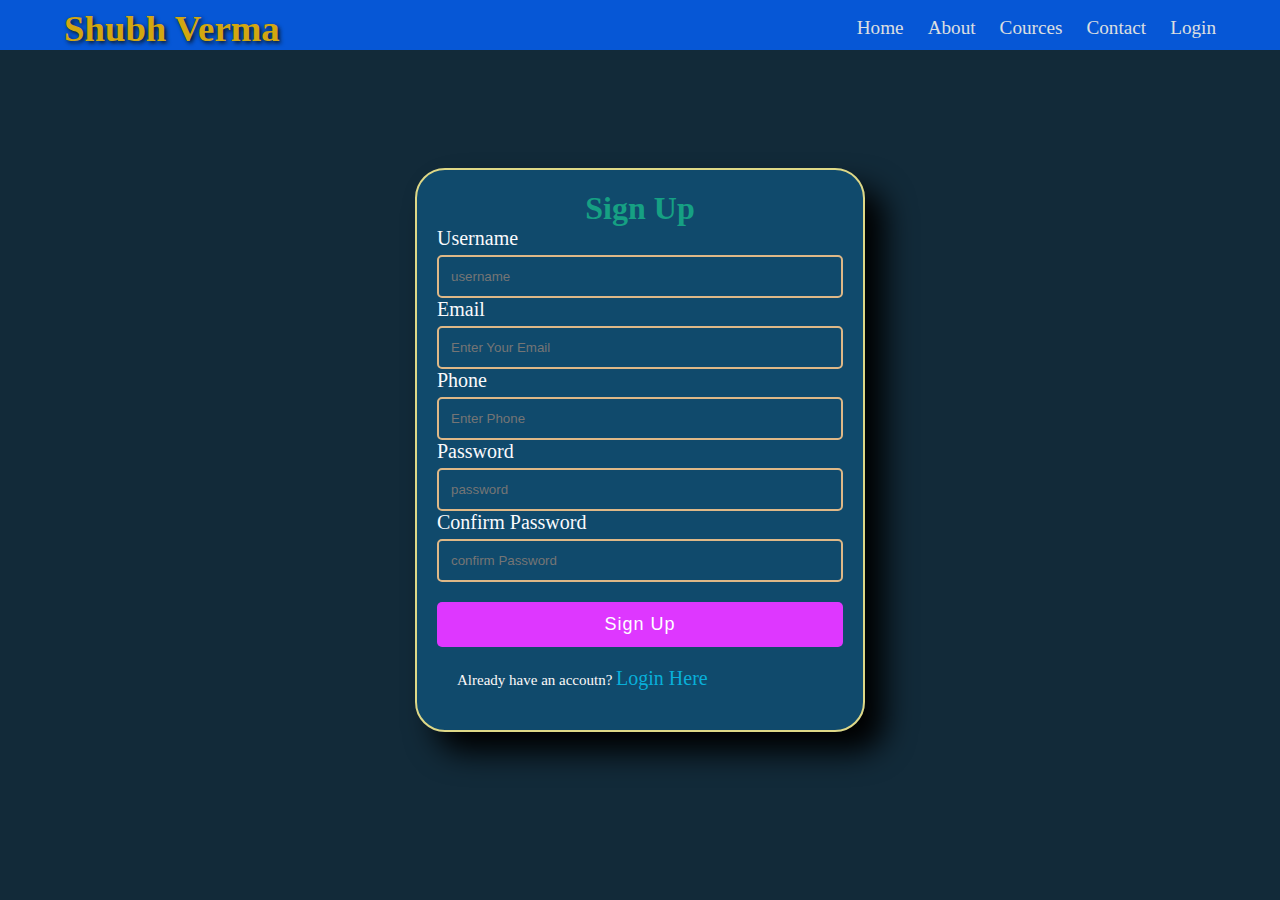
<file: My Library Website/signup.html>
<!DOCTYPE html>
<html lang="en">
<head>
    <meta charset="UTF-8">
    <meta http-equiv="X-UA-Compatible" content="IE=edge">
    <meta name="viewport" content="width=device-width, initial-scale=1.0">
    <title>Signup</title>

    <link rel="stylesheet" href="style.css">
</head>
<body>
    
    <nav class="navbar">
        <div class="navbar-container container">
            <ul class="menubar-items">
                <li><a href="index.html">Home</a></li>
                <li><a href="index.html">About</a></li>
                <li><a href="index.html">Cources</a></li>
                <li><a href="index.html">Contact</a></li>
                <li><a href="login.html">Login</a></li>
            </ul>
            <h1 class="logo" id="logo">Shubh Verma</h1>
        </div>
    </nav>

    <form action="index.html" class="form">
        <h1 class="signup">Sign Up</h1>
        <div class="form">
            <label for="username">Username</label>
            <input type="text" class="box" name="username" placeholder="username">
        </div>
        <div class="form">
            <label for="email">Email</label>
            <input type="email" class="box" name="email" placeholder="Enter Your Email">
        </div>
        <div class="form">
            <label for="phone">Phone</label>
            <input type="phone" class="box" name="phone" placeholder="Enter Phone">
        </div>
        <div class="form">
            <label for="password">Password</label>
            <input type="password" class="box" name="password" placeholder="password">
        </div>
        <div class="form">
            <label for="confirm-password">Confirm Password</label>
            <input type="password" class="box" name="confirm-password" placeholder="confirm Password">
        </div>
        <div class="form">
            <input type="submit" value="Sign Up">
        </div>
        <p>Already have an accoutn? <a  class="atn" href="login.html">Login Here</a></p>

    </form>
</body>
</html>
</file>
<file: Amazon Website/style.css>
*{
    margin: 0;
    font-family: Arial;
    border: border-box;

}

.navbar{
    height: 60px;
    background-color: #0f1111;
    color: white;
    display: flex;
    align-items: center;
    justify-content: space-evenly;

}

.nav-logo{
    height: 60px;
    width: 100px;
}
.logo{
    background-image: url("amazon.png");
    background-size: cover;
    height: 50px;
    width: 100px;
    
}

.border{
    border: 1.5px solid transparent;
}
.border:hover{
    border: 1.5px solid white;
}

/** Box2**/
.add-first{
    color: #cccccc;
    font-size: 0.85rem;
    margin-left: 15px;

}
.add-second{
    font-size: 1rem;
    margin-left: 30x;
}

.add-icon{
    display: flex;
    align-items: center;
}

/** Box 3**/

.nav-search{
    display: flex;
    justify-content: space-evenly;
    background: pink;
    width: 620px;
    height: 40px;
    border-radius:4px;
}

.search-select{
    background-color: #f3f3f3;
    width: 50px;
    text-align: center;
    border-top-left-radius: 4px;
    border-bottom-left-radius: 4px;
    border: none;
}

.search-inputs{
    width: 100%;
    font-size: 1rem;
    border: none;
}

.search-icon{
    width: 45px;
    display: flex;
    justify-content: center;
    align-items: center;
    font-size: 1.2rem;
    background-color: rgb(255, 174, 0);
    border-top-left-radius: 4px;
    border-bottom-right-radius: 4px;
    color: #0f1111;
}

.nav-search:hover{
border: 2px solid orange;
}
/**Box 4**/

span{
    font-size: 0.7rem;
}

.nav-second{
    font-size: 0.85rem;
    font-weight: 700;
}

/** BOx 5**/

.nav-cart i{
    font-size: 30px;
}

.nav-cart{
    font-size: 0.85rem;
    font-weight: 700;
}

/** penal**/

.panel{
    height:40px;
    background-color: #222f3d;
    display: flex;
    color: white;
    align-items: center;
    justify-content: space-evenly;
}

.panel-ops p{
    display: inline;
    margin: 15px;
}

.panel-ops{
    width: 70%;
    font-size: 0.85rem;
}

.panel-deals{
    font-size: 0.9rem;
    font-weight: 700;
}

/** Hero **/

.hero-section{
    background-image: url(hero.jpg);
    background-size: cover;
    height: 380px;
    display: flex;
    justify-content: center;
    align-items: flex-end;

}

.hero-msg{
    background-color: white;
    color: black;
    height: 40px;
    display: flex;
    align-items: center;
    justify-content: center;
    font-size: 0.85rem;
    width: 80%;
    margin: 25px;
    
}

.hero-msg a{
    color: #007185;
}

/** Shop Section**/
.shop-section{
    display: flex;
    flex-wrap: wrap;
    justify-content: space-evenly;
    background-color: #e2e7e6;
}

.box{
    height: 400px;
    width:23%;
    background-color: white;
    padding: 20px 0px 15px;
    margin-top: 1rem;
    margin-bottom: 1rem;
}

.box-img{
    height: 300px;
    background-size: cover;
    margin-top:1rem;
    margin-bottom: 1rem;

}

.box-content{
    color: #007185;
}

.box-content{
    margin-left: 1rem;
    margin-right: 1rem;
}

/** Fottrer**/
.footer{
    margin-top: 15px;
}

.foot-panel1{
    background-color: #37475a;
    color: white;
    height: 50px;
    display: flex;
    justify-content: center;
    align-items: center;
    font-size:0.85rem;

}

.foot-panel2{
    background-color: #222f3d;
    color: white;
    height: 300px;
    display: flex;
    justify-content: space-evenly;
}

ul{
    margin-top: 20px;
}

ul a{
    display: block;
    font-size: 0.85rem;
    margin-top: 10px;
    color: #dddddd;
}

.foot-panel3{
    background-color: #222f3d;
    color: white;
    border-top: 0.5px solid white;
    height: 70px;
    display: flex;
    justify-content: center;
}

.logo{
    background-image: url("amazon.png");
    background-size: cover;
    height: 50px;
    width: 100px;
}

.foot-panel4{
    background-color:#011111;
    color: white;
    height: 80px;
    font-size: 0.7rem;
    text-align: center;
}

.pages{
    
    padding-top: 25px;
}

.copyright{
    font-size: 10px;
   


}
</file>
<file: Clock/style.css>
body{
    margin: 0;
    padding: 0;
    font-family: cursive;
    height: 100vh;
    display: flex;
    justify-content: center;
    align-items: center;
    background-color: rgba(0, 0, 0, 0.725);
}
img{
    position: absolute;
    top: 60px;
    left: 50%;
    transform: translateX(-50%);
    width: 70px;
    z-index: 2;
}
.clock{
    width: 350px;
    height: 350px;
    background-color: #deb88784;
    border-radius: 100%;
    border: 5px solid burlywood;
    box-shadow: 1px 1px 1px #000;
    position: relative;
}
.numbers div{
    position: absolute;
    font-size: 27px;
    font-weight: bold;
    color: #f5f505;
    text-shadow: 1px 1px 2px #000;
}
.twelve{
    top: 6px;
    left: 50%;
    transform: translateX(-50%);

}
.three{
    right: 6px;
    top: 50%;
    transform: translateY(-50%);
}
.six{
    bottom: 6px;
    left: 50%;
    transform: translateX(-50%);
}
.nine{
    left: 6px;
    top: 50%;
    transform: translateY(-50%);
}
.arrows{
    width: 100%;
    height: 100%;
    display: flex;
    justify-content: center;
    align-items: center;
}
.arrows::before{
content: "";
width: 25px;
height: 25px;
background-color: darkgreen;
border-radius: 50%;
box-shadow: 1px 1px 2px #000;
z-index: 4;
}
.arrows div{
    width: 7px;
    height: 120px;
    background-color: #fff;
    position: absolute;
    bottom: 50%;
    box-shadow: 1px 1px 2px #000;
    border-radius: 50% 50% 0 0;
    transform-origin: bottom center;
    z-index: 3;

}
.arrows .hour{
    height: 80px;
    transform: rotate(250deg);
}
.arrows .second{
    background-color: goldenrod;
    transform: rotate(250deg);
}
</file>
<file: Credit Card UI Design- Starting File/style.css>
/* Import Google Font - Poppins */
@import url("https://fonts.googleapis.com/css2?family=Poppins:wght@300;400;500;600&display=swap");

* {
  margin: 0;
  padding: 0;
  box-sizing: border-box;
  font-family: "Poppins", sans-serif;
}

body{
  min-height: 100vh;
  display: flex;
  align-items: center;
  justify-content: center;
  background: #e3f2fd;
}

.container{
  position: relative;
  background-image: url("images/bg.png");
  background-size: cover;
  background-color: #fff;
  padding: 25px;
  border-radius: 28px;
  max-width: 380px;
  width: 100%;
  box-shadow: 0 5px 10px rgba(0, 0, 0, 0.1);
}

header,
.logo{
  display: flex;
  align-items: center;
  justify-content: space-between;
}

.logo img{
  width: 48px;
  margin-right: 10px;
}

h5{
  font-size: 16px;
  font-weight:400;
  color: #fff;
}

header .chip {
  width:60px;

}
h6 {
  color: #fff;
  font-size: 12px;
  font-weight: 500;
}

h5.number{
  margin-top: 4px;
  font-size: 18px;
  letter-spacing: 1px;
}

h5.name{
  margin-top:20px;
  
}

.container  .card-details {
  margin-top: 40px;
  display: flex;
  justify-content: space-between;
  align-items: flex-end;
}
</file>
<file: My Library Website/style.css>
*,
*::after,
*::before {
    box-sizing: border-box;
    padding: 0;
    margin: 0;
}
.html{
    font-size: 62.5%;
    }
body{
    font-family: 'Times New Roman', Times, serif;
    background: #122a39;
    background-origin: border-box;
}
.container{
    max-width: 1200px;
    width: 90%;
    margin: auto;

    

}
.btn{
    display: inline-block;
    padding: 0.5em 1.5em;
    text-decoration: none;
    border-radius: 50px;
    cursor: pointer;
    outline: none;
    margin-top: 1em;
    text-transform: uppercase;
    font-weight: small;
    
}
.btn-primary {
    color: #fff;
    background: #16a083;
    text-align: center;
    justify-content: center;
}
.btn-primary:hover{
    background: transparent;
    border: 3px solid #16a083;
    color: #000;
    transition: background 0.2s ease-in-out;
}

/* -----------------------navbar--------------------- */
.navbar{
    position: fixed;
    width: 100%;
    background: rgb(5, 96, 243);
    color: #000;
    opacity: 0.85;
    height: 50px;
    z-index: 12;
}
.navbar-container {
    display: flex;
    justify-content: space-between;
    height: 64px;
    align-items: center;
}
.menubar-items{
    order: 2;
    display: flex;
}
.menubar-items li{
    list-style: none;
    margin-left: 1.5rem;
    margin-bottom: 0.5rem;
    font-size: 1.2rem;
    font-family: cursive;

}
.menubar-items a{
    text-decoration: none;
    color: #fff;
    font-weight: 500;
    transition: color 0.3s ease-in-out;
}
.menubar-items a:hover{
    color: #f60aee;
    transition: color 0.3s ease-in-out;
}

.logo{
    order: 1;
    font-family: cursive;
    font-size: 2.3rem;
    margin-bottom: 0.5rem;
    color: #f5be0a;
    border-radius: 1px 30px 0 30px;
    text-shadow: 2px 2px 4px #0b0b0bec;
}

.showcase-area {
    height: 100vh;
    background: linear-gradient(
        rgba(240,240 ,240,0.084),
        rgba(241,240,240,0.077)),url("images/back1.jpg");
        background-size: cover;
        background-position: center;
        background-repeat: no-repeat;
}
.showcase-container{
    display: flex;
    flex-direction: column;
    align-items: center;
    justify-content: center;
    height: 100%;
    font-size: 1.6rem;
}
.main-title{
    text-transform: uppercase;
    margin-top: 1.5rem;
}


/* -----------------------about----------------- */
#about{
    padding: 50px 0;
    background: #122a39;


}
.about-wrapper {
    display: flex;
    flex-wrap: wrap;
}
#about p{
    font-size: 1.2rem;
    color: #fff;
    font-family: cursive;
}
#about .small{
    font-size: 3.2rem;
    color: #f9f5f5;
    font-weight: 600;
}
.about-img img{
    flex: 1 1 400px;
    padding: 30px;
    border-radius: 50px;
    transform: translateX(150%);
    animation: about-img-animation 1s ease-in-out forwards;
}
@keyframes about-img-animation {
    100% {
        transform: translate(0);
    }
}
.about-text {
    flex: 1 1 400px;
    padding: 30px;
    margin: auto;
    transform: translate(-150%);
    animation: about-text-animation 1s ease-in-out forwards; 
    
}
@keyframes about-text-animation {
    100% {
        transform: translate(0);

    }
}
.about-img img{
    display: block;
    height: 400px;
    max-width: 100%;
    margin: auto;
    object-fit: cover;
    object-position: right;
}


/* ---------------Courses-------------- */
#course-menu {
    background: #122a39;
}
.course-menu-heading {
    text-align: center;
    font-size: 3.4rem;
    font-weight: 400;
    color: #fff;
    font-family: cursive;
    padding: none;
}
.course-menu-container {
    display: flex;
    flex-wrap: wrap;
    padding: 50px 0px 30px 0px;
}
.course-menu-container img{
    display: block;
    width: 250px;
    height: 250px;
    border: 1rem solid #2d4a7c;
    border-radius: 20px;
    object-fit: cover;
    object-position: center; ;

}
.course-menu-item {
    display: flex;
    flex: 1 1 600px;
    border: 2px solid #deb887;
    border-radius: 10px;
    justify-content: space-evenly;
    margin-bottom: 3rem;
    background: #6774ec4e;
}
.course-description{
    margin: auto 1.5rem;
}
.course-title {
    font-size: 1.8rem;
    font-weight: 400;
   
}
.course-description p {
    font-size: 1.4rem;
    color: #fbf9f9;
    font-weight: 500;
    font-size: 18px;
}
.course-description h2{
    color: #f5be0a;
    font-family: cursive;
}
#contact {
    padding: 5rem 0;
    background: #122a39;
}
.contact-container{
    display: flex;
    background: transparent;
}
.contact-img{
    width: 50%;
}
.contact-img img{
    display: block;
    height: 400px;
    width: 100%;
    border: 1px solid rgba(0, 183, 255,0.642);
    border-radius: 10px 100px 10px 10px;
    object-fit: cover;
}
.form-container input{
    display: block;
    width: 100%;
    border: none;
    border-bottom: 2px solid #ddd;
    padding: 1rem 0;
    box-shadow: none;
    background: transparent;
    outline: none;
    margin-bottom: 1rem;
    color: rgb(252,251, 251);
    font-weight: 500;
}
.form-container textarea{
    display: block;
    width: 100%;
    border: none;
    color: #fff;
    background: #0aacf26e;
    border-bottom: 2px solid #ddd;
    color: rgb(248, 246, 246);
    outline: none;
    padding: 1rem 0;
    resize: none;
    border-radius: 5px;
}
.form-container h2{
    font-size: 2.7rem;
    font-weight: 500;
    color: rgb(249, 246, 246);
    margin-bottom: 1rem;
    margin-top: -1.2rem;
}
.form-container a{
    font-size: 1.3rem;
}

/* --------------------------footer----------------- */
footer{
    display: flex;
    flex-direction: column;
    background: #080808;
    align-items: center;
    color: rgb(250, 246, 247);
}
.footer2{
    display: flex;
    width: 100%;
    justify-content: space-evenly;
    align-items: center;
    text-decoration: none;
    flex-wrap: wrap;
}
.footer0{
    font-weight: 1200;
    transition-duration: 1s;
}
.footer0:hover{
    color: rgb(243, 168, 7);
}
.footer2 .heading{
    font-weight: 900;
    font-size: 18px;
}
.footer3{
    margin-top: 0;
    margin-bottom: 0;
    display: flex;
    text-align: center;
    flex-wrap: wrap;
    justify-content: center;
}
.footer2 .heading:hover{
    color: rgb(243, 168, 7);
}
.footer2 .div:hover{
    transform: scale(1.05);
    color: #0aacf2;
}
.footer3 h4{
    margin: 0 10px;
}
.footer2 div {
    margin: 10px;
}

/* ------------login---------- */
form{
    background-color: #0c95e44d;
    width: 450px;
    padding: 20px 20px;
    position: absolute;
    transform: translate(-50%, -50%);
    top: 50%;
    left: 50%;
    border:2px solid #ded887;
    border-radius: 30px;
    box-shadow: 20px 20px 30px #000000;
}
.signup{
    text-align: center;
    color: #16a083;
    font-family: cursive;
}
label{
    font-weight: 500;
    color: #fafafc;
    font-size: 20px;
    font-family: cursive;
}
.box{
    background: transparent;
    border: 2px solid #deb887;
}
input{
    display: block;
    width: 100%;
    margin-top: 5px;
    padding: 12px;
    border-radius: 5px;
    outline: none;
    color: #0df00d;
}
#password{
    margin-bottom: 10px;
}
input[type="password"]{
    border: 2px solid #deb887;
}
input[type="submit"]{
    background-color: #de37ff;
    border: none;
    color: #fff;
    font-weight: 500;
    font-size: 18px;
    letter-spacing: 1px;
    cursor: pointer;
    margin-top: 20px;
}
p{
    font-size: 15px;
    margin: 15px 0;
    display: inline-block;
    color: #fcf9f9;
    padding: 5px 20px;
}
a{
    text-decoration: none;
}
.atn{
    color: #08afd9;
    font-size: 20px;
}
</file>
<file: Password check/style.css>
*,
*:before,
*:after{
    padding: 0;
    margin: 0;
    box-sizing: border-box;
    font-family: "poppins",sans-serif;
}
body{
    height: 100vh;
    background: linear-gradient(45deg,#ff8e51,#7a37ff,#b4ff51);
}
form{
    background-color: #ffffff4d;
    width: 450px;
    padding: 50px 40px;
    position: absolute;
    transform: translate(-50%,-50%);
    top: 50%;
    left: 50%;
    border: 2px solid #07a0f9;
    border-radius: 30px 10px;
    box-shadow: 20px 20px 30px rgba(0,0,0);
}
label{
    font-weight: 500;
    color: #101030;
}
input{
    display: block;
    width: 100%;
    margin-top: 5px;
    padding: 12px;
    border-radius: 5px;
    outline: none;
    color: #101030;
}
#password{
    margin-bottom: 30px;
}
input[type="password"]{
    border: 2px solid #c2c2c2;
}
input[type="button"]{
    background-color: #de37ff;
    border: none;
    color: #fff;
    font-weight: 500;
    font-size: 18px;
    letter-spacing: 1px;
    cursor: pointer;
    margin-top: 20px;
}
p{
    font-size: 14px;
    margin: 15px 0;
    display: inline-block;
    color: #fcf9f9;
    padding: 5px 20px;
}
</file>
<file: princing table/style.css>
*{
    margin: 0;
    padding: 0;
}
body{
    background: #000;
}
.main{
    width: 100%;
    height: 100vh;
    display: flex;
    justify-content: center;
    align-items: center;
    color: #fff;
}
.card{
    background: #00bbff40;
    margin: 20px;
    width: 250px;
    height: 350px;
    display: flex;
    flex-direction: column;
    justify-content: center;
    align-items: center;
    cursor: pointer;
    transition: all .4s;
    box-shadow: 1px 1px 10px #bdbdbd;
    position: relative;
    overflow: hidden;
    border: 1px solid #fff;
    border-radius: 5px;
}
.card::before{
    content: '';
    position: absolute;
    top: 0;
    left: 0;
    width: 100%;
    height: 100px;
    background: #099df2;
    z-index: 1;
}
.card::after{
    content: 'BASIC';
    position: absolute;
    top: 90px;
    left: -30px;
    width: 200px;
    height: 40px;
    background: #e7e7e7;
    color: #000;
    transform-origin: left;
    transform: rotate(-45deg);
    line-height: 40px;
    text-align: center;
    z-index: 15;
    transition: all .4s;

}
.card:hover::after{
    background: #00d100;
    color: #fff;
}
.card:nth-child(2)::after{
    content: 'STANDARD';
}
.card:nth-child(3)::after{
    content: 'UNLIMITED';
}
.card:hover{
    transform: scale(1.2);
}
.card h2{
    margin: 20px 0;
    z-index: 10;
}
.card p{
    margin: 10px 0;
}
.btn{
    width: 120px;
    height: 35px;
    cursor: pointer;
    background: rgb(0, 209, 0);
    border: none;
    color: #fff;
    transition: all .4s;
}
.btn:hover{
    background: #099df2;
}
</file>
<file: Analog Watch/style.css>
*{
    margin: 0;
    padding: 0;
    box-sizing: border-box;
    font-family: 'Segoe UI', Tahoma, Verdana, Geneva, Tahoma, sans-serif;
}

body{
    display: flex;
    justify-content: center;
    align-items: center;
    height: 100vh;
    background: radial-gradient(circle, #0b456b, #021c37);
}

.clock{
    width: 500px;
    height:500px;
    position: relative;
    background-color: lightgray;
    border-radius: 50%;
    display: flex;
    justify-content: center;
    align-items: center;
    background: radial-gradient(circle, #05263c, #000d1a);
    
}

.clock::before{
    content: " ";
    width: 525px;
    height: 525px;
    position: absolute;
    border-radius: 50%;
    background: linear-gradient(to right, #00d9ff, #ee00ff);
    box-shadow: 0 0 15px 15px rgba(0,0,0,0.2);
    z-index: -1;;
}

.number{
    transform: rotate(calc(30deg * var(--n)));
    position: absolute;
    text-align: center;
    inset: 20px;
    font-size: 40px;
    color: #00d9ff;
    text-shadow: 0 0 12px #ee00ff;
}
.number b{
    transform: rotate(calc(-30deg * var(--n)));
    display: inline-block;

}

.center-dot{
    position: absolute;
    width: 25px;
    height: 25px;
    background-color: #ee00ff;
    border: 6px solid #00d9ff;
    border-radius:50%;

}

.hour-hand,  .minute-hand, .second-hand{
    --rotate: 0;
    position: absolute;
    left:50%;
    bottom: 50%;
    transform: translate(-50%) rotate(calc(var(--rotate) * 1deg));
    transform-origin: bottom;
    border-radius: 30px 30px 0 0;
}

.hour-hand{
    width: 12px;
    height: 130px;
    background:linear-gradient(#00d9ff, #ee00ff);

}

.minute-hand{
    width:12px;
    height: 190px;
    background: linear-gradient(to top, #00d9ff, #ee00ff);
}

.second-hand{
    width: 6px;
    height:210px;
    background:linear-gradient(to top, #00d9ff, #ee00ff);
}
</file>
<file: Analog Watch/styled.css>
*{
    margin: 0;
    padding: 0;
    font-family: 'Poppins', sans-serif;
    box-sizing: border-box;
}

.hero{
    width: 100%;
    min-height: 100vh;
    background: linear-gradient(45deg, #08001f, #30197d);
    color:#fff;
    position: relative;

}

.container{
    width: 800px;
    height:180px;
    position: absolute;
    top:50%;
    left: 50%;
    transform: translate(-50%, -50%);
    
}

.clock{
    width:100%;
    height:100%;
    background: rgba(235, 0, 255, 0.11);
    border-radius: 10px;
    display: flex;
    align-items: center;
    justify-content: center;
    backdrop-filter: blur(40px);
}

.container::before{
    content: '';
    width: 180px;
    height: 180px;
    background: #f41b75;
    border-radius: 5px;
    position: absolute;
    left: -50px;
    top:-50px;
    z-index: -1;
}

.container::after{
    content: '';
    width: 180px;
    height: 180px;
    background: #419aff;
    border-radius: 50%;
    position: absolute;
    right: -30px;
    bottom: -50px;
    z-index: -1;
}

.clock span{
    font-size: 80px;
    width: 110px;
    display: inline-block;
    text-align: center;
    position: relative;
}

.clock span::after{
   
    font-size: 16px;
    position: absolute;
    bottom: -5px;
    left: 50%;
    transform: translate(-50%);
}

#hrs::after{
    content: 'HOURS';
}
#min::after{
    content: 'MINS';
}
#sec::after{
    content: 'SEC';
}
</file>
<file: Mini Calander/style.css>
body{
    margin: 0;
    display: flex;
    justify-content: center;
    height: 100vh;
    align-items: center;
    font-family: cursive;
    background-color: #2b3682;
}
.calendar-container{
    background-color: #fff;
    width: 300px;
    text-align: center;
    border-radius: 20px;
    box-shadow: 0 4px 8px #000;
    overflow: hidden;
}
.month-name{
    margin: 0;
    background-color: #ff4500;
    color: #fff;
    padding: 10px;
    font-size: 30px;
    font-weight: bold;
    text-align: center;
}
.day-name{
    font-size: 20px;
    color: darkgray;
}
.day-number{
    font-size: 80px;
    margin: 0;
    font-weight: bold;
}
.year{
    margin: 20px 0;
    font-size: 20px;
    color: darkgray;
    font-weight: 500;
}
</file>
<file: My Fev Kumo Website/style.css>
*{
    margin: 0;
    padding: 0;
    box-sizing: border-box;
    scroll-behavior: smooth;
    font-family: 'Jost', sans-serif;
    list-style: none;
    text-decoration: none;
}

header{
    position: fixed;
    width: 100%;
    top: 0;
    right: 0;
    z-index: 1000;
    display: flex;
    align-items: center;
    justify-content:space-between;
    padding: 20px 10%;
}

.logo img{
    max-width:120px;
    height:auto;
}

.navmenu{
    display: flex;
}

.navmenu a{
    color: #2c2c2c;
    font-size:16px;
    text-transform: capitalize;
    padding: 10px 20px;
    font-weight: 400;
    transform: all .42s ease;
}

.navmenu a:hover{
    color: #EE1C47;
    
}

.anv-icon{
    display: flex;
    align-items: center;
}
.nav-icon i{
    margin-right: 20px;
    color: #2c2c2c;
    font-size: 25px;
    font-weight: 400;
    transition: all .42s ease;
}

.nav-icon i:hover{
    transform: scle(1.1);
    color: #EE1C47;
}

#menu-icon{
    font-size: 35px;
    color:#2c2c2c;
    z-index: 10001;
    cursor: pointer;
}

section{
    padding: 5% 10%;
}

.main-home{
    width: 100%;
    height: 100vh;
    background-image: url(image/banner-3.png);
    background-position: center;
    background-size: cover;
    display: grid;
    grid-template-columns: repeat(1,1fr);
    align-items: center;
}

.main-text h5{
    color: #EE1C47;
    font-size: 16px;
    text-transform: capitalize;
    font-weight: 500;
}

.main-text h1{
    color: #000;
    font-size: 65px;
    text-transform: capitalize;
    line-height: 1.1;
    font-weight: 600;
    margin: 6px 0 10px;
}

.main-text p{
    color: #333c56;
    font-size: 20px;
    font-style: italic;
    margin-bottom:20px;
}

.main-btn{
    display: inline-block;
    color: #111;
    font-size: 16px;
    font-weight: 500;
    text-transform: capitalize;
    border: 2px solid #111;
    padding: 12px  25px;
    transition: all  .42s ease;
}

.main-btn:hover{
    background-color: #000;
    color: #fff;
}

.main-btn i{
    vertical-align: middle;

}

.down-arrow{
    position: absolute;
    top: 85%;
    right: 11%;
}

.down i{
    font-size: 30px;
    color: #2c2c2c;
    border: 2px solid #2c2c2c;
    border-radius: 50px;
    padding: 12px 12px;
}

.down i:hover{
    background-color: #2c2c2c;
    color: #fff;
    transition: all .43s ease;
}

header.sticky{
    background: #fff;
    padding: 20px  10%;
    box-shadow: 0px  0px  10px  rgb(0 0 0 / 10%);
}

.center-text h2{
    color: #111;
    font-size: 28px;
    text-transform: capitalize;
    text-align: center;
    margin-bottom: 30px;
}

.center-text span{
    color: #EE1C47;
}

.products{
    display: grid;
    grid-template-columns: repeat(auto-fit, minmax(260px, auto));
    gap: 2rem;
}

 .row{
    position: relative;
    transition: all .40s;
}

.row img{
    width: 100%;
    height: auto;
    transition: all .40s;
} 
.row img:hover{
    transform: scale(0.9);
}

.product-text h5{
    position: absolute;
    top:13px;
    left: 13px;
    color: #fff;
    font-weight: 500;
    text-transform: uppercase;
    background-color: #27b737;
    padding: 3px 10px;
    border-radius: 2px;
}

.heart-icon{
    position:absolute;
    right:0;
    font-size: 20px;
}

.heart-icon:hover{
    color: #EE1C47;
}

.ratting i{
    color: #FF8C00;
    font-size: 18px;
}

.price h4{
    color: #111;
    font-size: 16px;
    text-transform: capitalize;
    font-weight: 400;
}

.price p{
    color: #151515;
    font-size: 14px;
    font-weight: 600;
}

.client-reviews{
    background-color: #F3F4F6;
}
.reviews{
    text-align: center;
}

.reviews h3{
    color:#111;
    font-size: 25px;
    text-transform: capitalize;
    text-align: center;
    font-weight: 700;
}

.reviews img{
    width: 100px;
    height: auto;
    border-radius: 50px;
    margin: 10px 0;
}

.reviews p{
    color: #707070;
    font-size: 16px;
    font-weight: 400;
    line-height: 25px;
    margin-bottom: 10px;
}

.reviews h2{
    font-size: 22px;
    color: #000;
    font-weight: 400;
    text-transform: capitalize;
    margin-bottom: 2px;
}

.up-center-text h2{
    text-align: center;
    color: #111;
    font-size: 25px;
    text-transform: capitalize;
    font-weight:700;
    margin-bottom: 30px;
}

.cart img{
    width: 380px;
    height: auto;
    border-radius: 5px;
}

.update-cart{
    display: grid;
    grid-template-columns: repeat(auto-fit, minmax(380px, auto));
    gap: 1rem;
}

.cart h5{
    color: #636872;
    font-size: 14px;
    text-transform: capitalize;
    font-weight:500;
}

.cart h4{
    color:#111;
    font-size:18px;
    font-weight: 600;
}

.cart p{
    color: #707070;
    font-size: 15px;
    max-width: 380px;
    line-height: 25px;
    margin-bottom: 12px;
}

.cart h6{
    color: #151515;
    font-size: 14px;
    font-weight: 500;
}

.contact{
    background-color: #F3F4F6;

}
.contact-info{
    display: grid;
    grid-template-columns: repeat(auto-fit, minmax(160px, auto));
    gap: 3rem;
}

.first-info img{
    width: 140px;
    height: auto;
}

.contact-info h4{
    color: #212529;
    font-size: 14px;
    text-transform: uppercase;
    margin-bottom: 10px;
}

.contact-info p{
    color: #565656;
    font-size: 14px;
    font-weight: 400;
    text-transform: capitalize;
    line-height: 1.5;
    margin-bottom: 10px;
    cursor: pointer;
    transition: all .42s;
}

.contact-info p:hover{
    color: #EE1C47;

}

.social-icon i{
    color: #565656;
    margin-right: 10px;
    font-size: 20px;
    transition: all .42s;
}
.social-icon i:hover{
    transform: scale(1.3);
}
.end-text{
    background-color: #edfff1;
    text-align: center;
    padding: 20px;
}

.end-text p{
    color: #111;
    text-transform: capitalize;
}

@media(max-width:890px){
    header{
        padding: 20px 3%;
        transition: .4s;
    }
}
@media(max-width:630px){
    .main-text h1{
        font-size: 50px;
        transition: .4s;
    }
    .main-text p{
        font-size: 18px;
        transition: .4s;
    }
    .main-btn{
        padding: 10px  20px;
        transition: .4s;
    }
}

@media(max-width:750px){
    .navmenu{
        position: absolute;
        top: 100%;
        right: -100%;
        width: 300px;
        height: 130vh;
        background: #edfff1;
        display: flex;
        flex-direction:column ;
        align-items: center;
        padding: 120px  30px;
        transition: all .42s;
    }
    .navmenu a{
        display: block;
        margin: 18px 0;
    }
    .navmenu.open{
        right: 0;
    }
}
</file>
